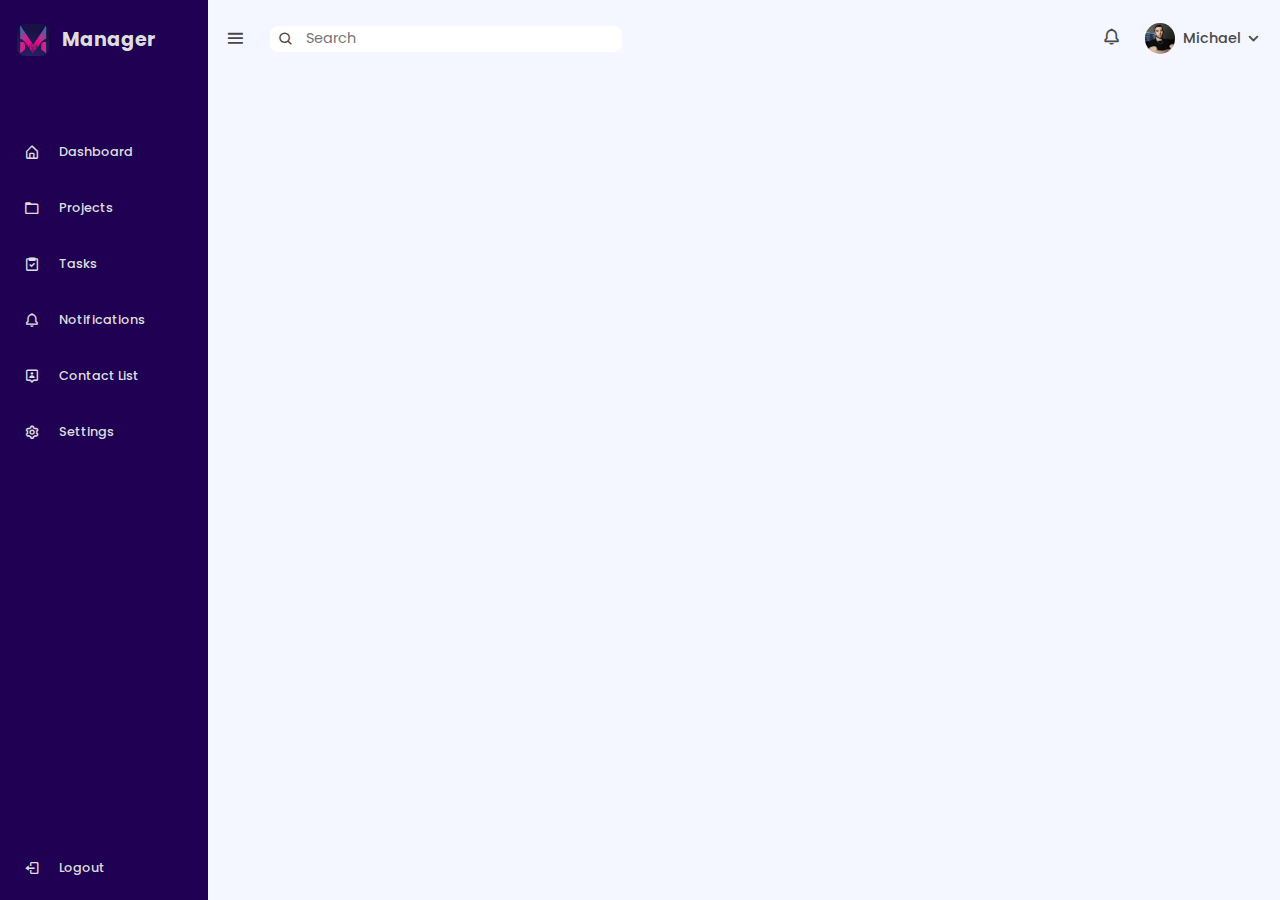
<file: index.html>
<!DOCTYPE html>
<html lang="en">

<head>
    <meta charset="UTF-8">
    <meta http-equiv="X-UA-Compatible" content="IE=edge">
    <meta name="viewport" content="width=device-width, initial-scale=1.0">
    <title>Task Management</title>

    <!---======== CSS ========--->
    <link rel="stylesheet" href="/css//normalize.css">
    <link rel="stylesheet" href="/css//styles.css">

    <!---======== boxicons CSS ========--->
    <link href='https://unpkg.com/boxicons@2.1.4/css/boxicons.min.css' rel='stylesheet'>

</head>

<body>
    <div class="container">
        <aside class="sidebar close">
            <div class="top-sidebar">
                <div class="logo-image-container">
                    <img class="logo-image-container__image" src="images/m-logo.png" alt="Website Logo">
                </div>
                <div class="logo-title">
                    <h1 class="logo-title__heading">Manager</h1>
                </div>
            </div>

            <div class="middle-sidebar">
                <nav class="sidebar-nav">
                    <ul class="nav-list">
                        <li class="nav-list__item">
                            <a href="#" class="nav-link">
                                <i class='bx bx-home-alt nav-icon'></i>
                                <span class="nav-list__text">Dashboard</span>
                            </a>
                        </li>
                        <li class="nav-list__item">
                            <a href="#" class="nav-link">
                                <i class='bx bx-folder nav-icon'></i>
                                <span class="nav-list__text">Projects</span>
                            </a>
                        </li>
                        <li class="nav-list__item">
                            <a href="#" class="nav-link">
                                <i class='bx bx-task nav-icon'></i>
                                <span class="nav-list__text">Tasks</span>
                            </a>
                        </li>
                        <li class="nav-list__item">
                            <a href="#" class="nav-link">
                                <i class='bx bx-bell nav-icon'></i>
                                <span class="nav-list__text">Notifications</span>
                            </a>
                        </li>
                        <li class="nav-list__item">
                            <a href="#" class="nav-link">
                                <i class='bx bx-user-pin nav-icon'></i>
                                <span class="nav-list__text">Contact List</span>
                            </a>
                        </li>
                        <li class="nav-list__item">
                            <a href="#" class="nav-link">
                                <i class='bx bx-cog nav-icon'></i>
                                <span class="nav-list__text">Settings</span>
                            </a>
                        </li>
                    </ul>
                </nav>
            </div>

            <div class="bottom-sidebar">
                <div class="logout">
                    <li class="nav-list__item">
                        <a href="#" class="nav-link">
                            <i class='bx bx-log-out nav-icon'></i>
                            <span class="logout__text">Logout</span>
                        </a>
                    </li>

                </div>
            </div>
        </aside>
        <div class="main-content">
            <header class="header">
                <div class="header-container">
                    <div class="left-header">
                        <div class="header__menu-icon">
                            <i class='bx bx-menu nav-icon menu-icon'></i>
                        </div>
                        <form class="header-form" action="">
                            <div class="header__input-box">
                                <button class="header__search-btn">
                                    <i class='bx bx-search search-icon'></i>
                                </button>
                                <input class="header__search-input" type="text" placeholder="Search">
                            </div>
                        </form>
                    </div>
                    <div class="right-header">
                        <div class="header__notif">
                            <a class="header__notif-link" href="#">
                                <i class='bx bx-bell header__notif-icon'></i>
                            </a>
                            <div class="header__notif-dropdown">
                                <div class="header__notif-dropdown-heading">
                                    <span class="header__notif-dropdown-title">Notifications</span>
                                    <a href="#" class="header__notif-dropdown-clear">Clear list</a>
                                </div>
                                <div class="header__notif-dropdown-items">
                                    <div class="header__notif-dropdown-item">
                                        <div class="header__notif-dropdown-item-imgcontainer">
                                            <img src="/images/avatar-2.jpg" alt="user profile picture"
                                                class="header__notif-dropdown-item-img">
                                        </div>
                                        <div class="header__notif-dropdown-item-content">
                                            <p class="header__notif-dropdown-item-text">Sarah sent you an invitation to Database Design Project</p>
                                            <p class="header__notif-dropdown-item-time"> 30 mins ago</p>
                                        </div>
                                    </div>
                                    <div class="header__notif-dropdown-item">
                                        <div class="header__notif-dropdown-item-imgcontainer">
                                            <img src="/images/avatar-2.jpg" alt="user profile picture"
                                                class="header__notif-dropdown-item-img">
                                        </div>
                                        <div class="header__notif-dropdown-item-content">
                                            <p class="header__notif-dropdown-item-text">Sarah sent you an invitation to Database Design Project</p>
                                            <p class="header__notif-dropdown-item-time"> 30 mins ago</p>
                                        </div>
                                    </div>
                                    <div class="header__notif-dropdown-item">
                                        <div class="header__notif-dropdown-item-imgcontainer">
                                            <img src="/images/avatar-2.jpg" alt="user profile picture"
                                                class="header__notif-dropdown-item-img">
                                        </div>
                                        <div class="header__notif-dropdown-item-content">
                                            <p class="header__notif-dropdown-item-text">Sarah sent you an invitation to Database Design Project</p>
                                            <p class="header__notif-dropdown-item-time"> 30 mins ago</p>
                                        </div>
                                    </div>
                                    <div class="header__notif-dropdown-item">
                                        <div class="header__notif-dropdown-item-imgcontainer">
                                            <img src="/images/avatar-2.jpg" alt="user profile picture"
                                                class="header__notif-dropdown-item-img">
                                        </div>
                                        <div class="header__notif-dropdown-item-content">
                                            <p class="header__notif-dropdown-item-text">Sarah sent you an invitation to Database Design Project</p>
                                            <p class="header__notif-dropdown-item-time"> 30 mins ago</p>
                                        </div>
                                    </div>
                                    <div class="header__notif-dropdown-item">
                                        <div class="header__notif-dropdown-item-imgcontainer">
                                            <img src="/images/avatar-2.jpg" alt="user profile picture"
                                                class="header__notif-dropdown-item-img">
                                        </div>
                                        <div class="header__notif-dropdown-item-content">
                                            <p class="header__notif-dropdown-item-text">Sarah sent you an invitation to Database Design Project</p>
                                            <p class="header__notif-dropdown-item-time"> 30 mins ago</p>
                                        </div>
                                    </div>
                                    
                                </div>
                            </div>
                        </div>
                        <div class="header__user">
                            <a class="header__user-link" href="#">
                                <div class="header__user-image-container">
                                    <img src="/images/Mike-avatar.png" alt="user profile picture"
                                        class="header__user-image">
                                </div>
                                <p class="header__user-name">Michael</p>
                                <i class='bx bx-chevron-down header__dropdown-icon'></i>
                            </a>
                            <div class="header__user-dropdown">
                                <div class="header__user-dropdown-status">
                                    <span class="header__user-dropdown-signin">Signed in as</span>
                                    <span class="header__user-dropdown-name">Michael Moulana</span>
                                </div>
                                <div class="header__user-dropdown-links">
                                    <a href="#" class="header__user-dropdown-link">
                                        <i class='bx bx-pencil'></i><span>Edit profile</span>
                                    </a>
                                </div>
                                <div class="header__user-dropdown-links">
                                    <a href="#" class="header__user-dropdown-link">
                                        <i class='bx bx-cog'></i>
                                        <span>Settings</span>
                                    </a>
                                </div>
                                <div class="header__user-dropdown-links">
                                    <a href="#" class="header__user-dropdown-link">
                                        <i class='bx bx-log-out'></i>
                                        <span class="">Logout</span>
                                    </a>
                                </div>
                            </div>
                        </div>
                    </div>
                </div>
            </header>

            <main class="main">
                <div class="main-container">
                    <!------- dashboard page ------->
                    
                </div>
                <!-- <div class="side-container">

                </div> -->
            </main>
        </div>
    </div>

    <script src="/js/app.js"></script>
</body>

</html>
</file>
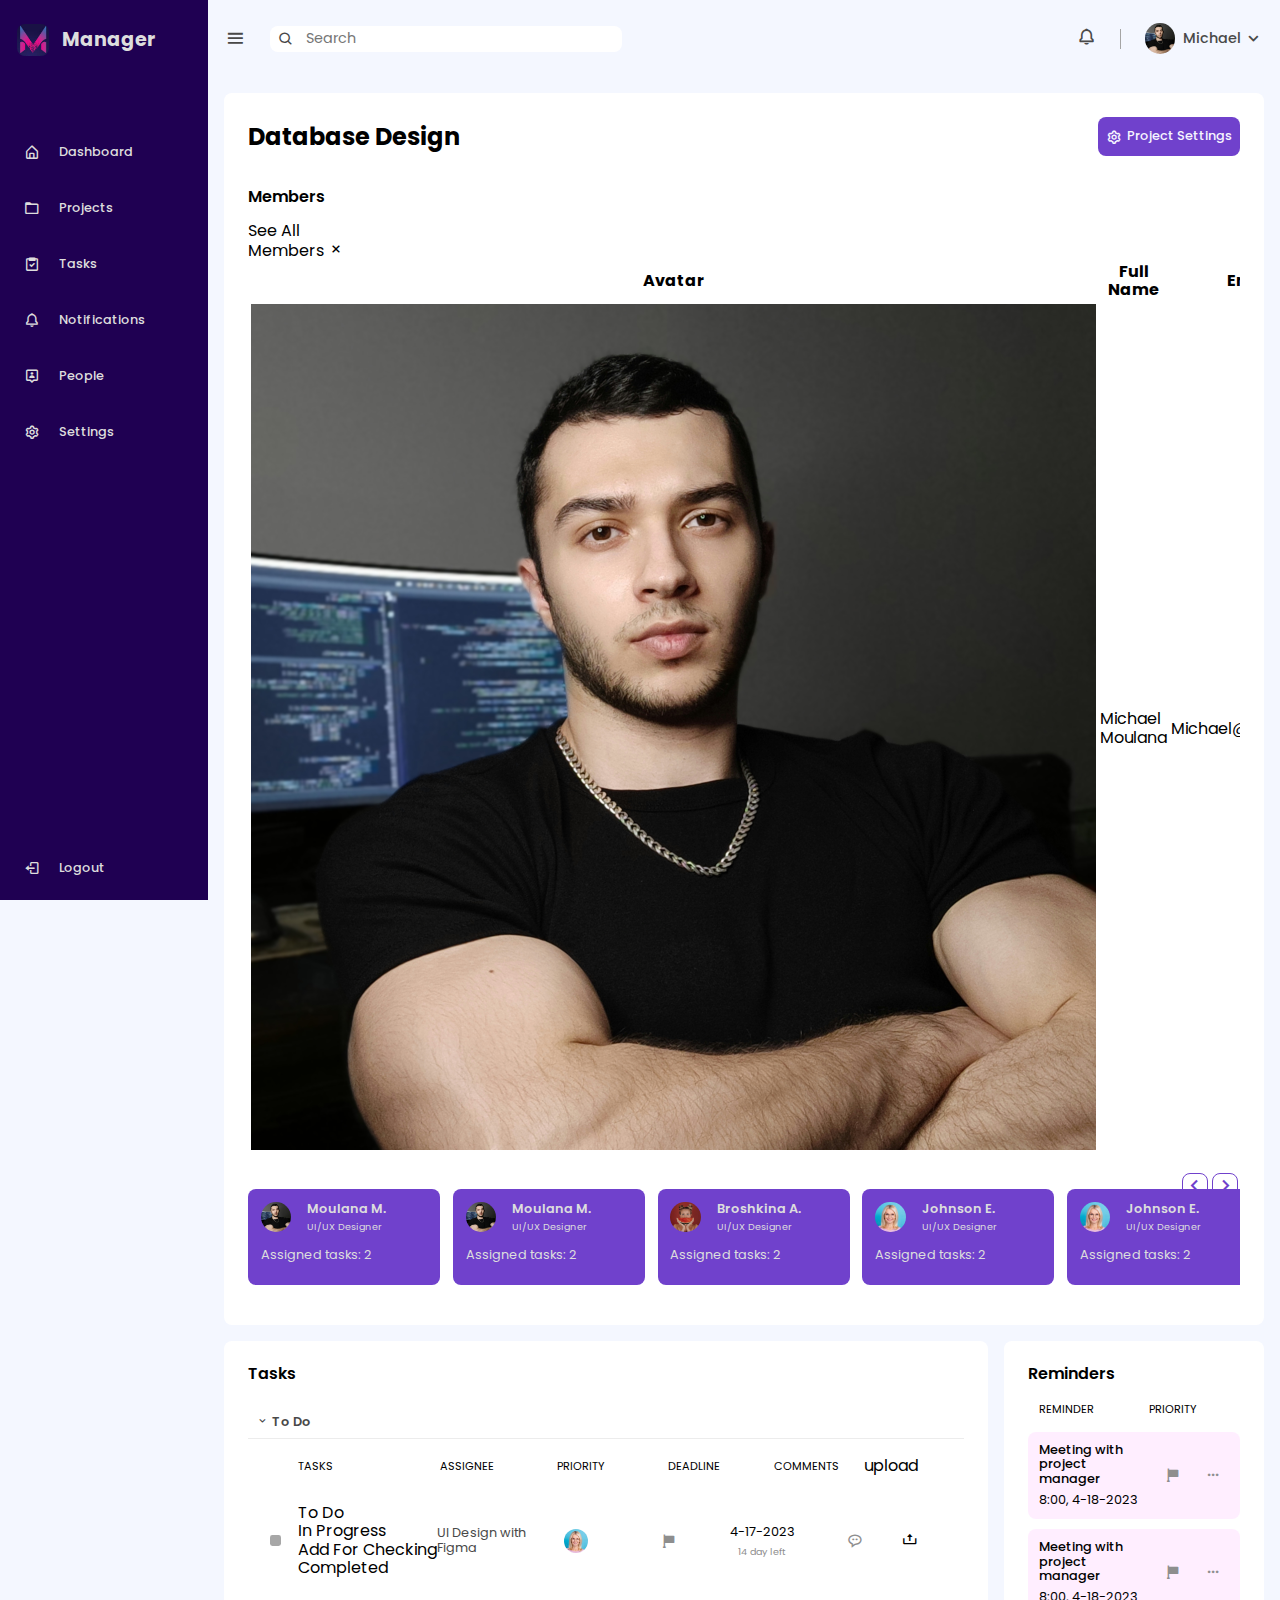
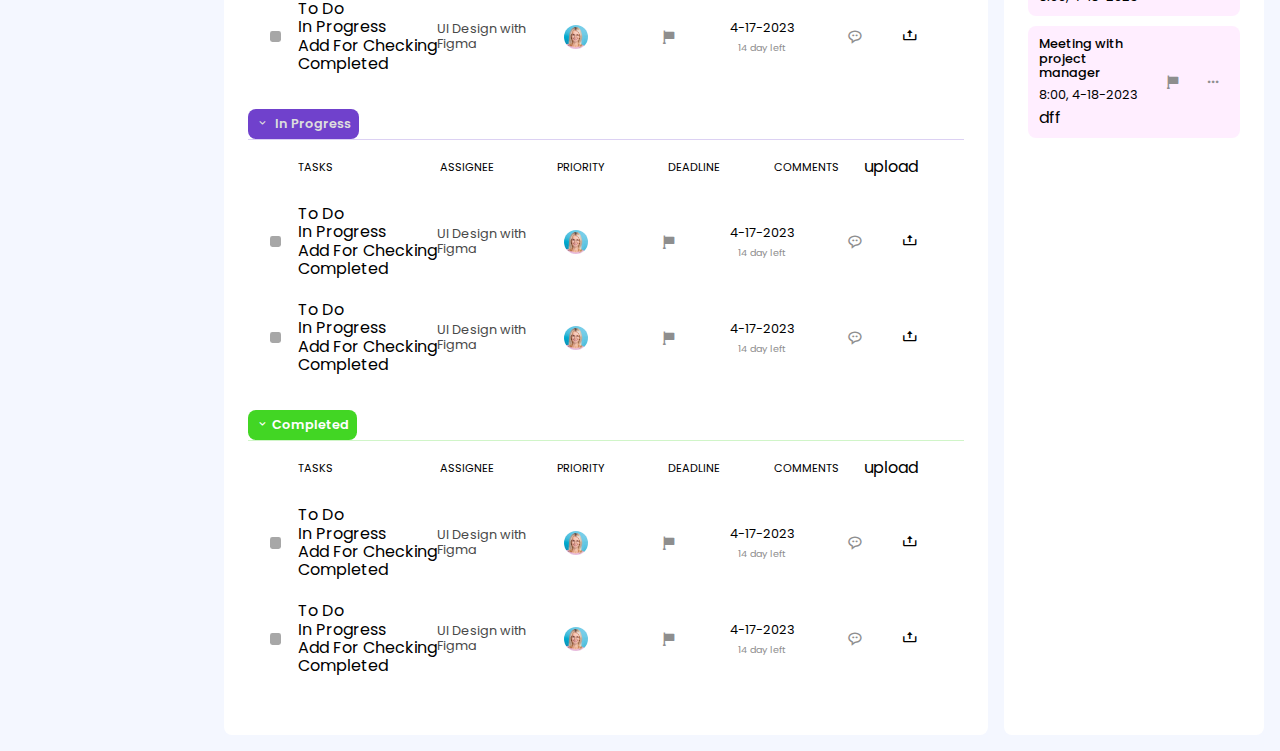
<file: project.html>
<!DOCTYPE html>
<html lang="en">

<head>
    <meta charset="UTF-8">
    <meta http-equiv="X-UA-Compatible" content="IE=edge">
    <meta name="viewport" content="width=device-width, initial-scale=1.0">
    <title>Task Management</title>

    <!---======== CSS ========--->
    <link rel="stylesheet" href="/css//normalize.css">
    <link rel="stylesheet" href="/css//styles.css">

    <!---======== boxicons CSS ========--->
    <link href='https://unpkg.com/boxicons@2.1.4/css/boxicons.min.css' rel='stylesheet'>
    <script src="https://code.jquery.com/jquery-3.6.2.min.js"
        integrity="sha256-2krYZKh//PcchRtd+H+VyyQoZ/e3EcrkxhM8ycwASPA=" crossorigin="anonymous"></script>

</head>

<body>
    <div class="container">
        <aside class="sidebar">
            <div class="top-sidebar">
                <div class="logo-image-container">
                    <img class="logo-image-container__image" src="images/m-logo.png" alt="Website Logo">
                </div>
                <div class="logo-title">
                    <h1 class="logo-title__heading">Manager</h1>
                </div>
            </div>

            <div class="middle-sidebar">
                <nav class="sidebar-nav">
                    <ul class="nav-list">
                        <li class="nav-list__item">
                            <a href="#" class="nav-link">
                                <i class='bx bx-home-alt nav-icon'></i>
                                <span class="nav-list__text">Dashboard</span>
                            </a>
                        </li>
                        <li class="nav-list__item">
                            <a href="projects.html" class="nav-link">
                                <i class='bx bx-folder nav-icon'></i>
                                <span class="nav-list__text">Projects</span>
                            </a>
                        </li>
                        <li class="nav-list__item">
                            <a href="#" class="nav-link">
                                <i class='bx bx-task nav-icon'></i>
                                <span class="nav-list__text">Tasks</span>
                            </a>
                        </li>
                        <li class="nav-list__item">
                            <a href="#" class="nav-link">
                                <i class='bx bx-bell nav-icon'></i>
                                <span class="nav-list__text">Notifications</span>
                            </a>
                        </li>
                        <li class="nav-list__item">
                            <a href="#" class="nav-link">
                                <i class='bx bx-user-pin nav-icon'></i>
                                <span class="nav-list__text">People</span>
                            </a>
                        </li>
                        <li class="nav-list__item">
                            <a href="#" class="nav-link">
                                <i class='bx bx-cog nav-icon'></i>
                                <span class="nav-list__text">Settings</span>
                            </a>
                        </li>
                    </ul>
                </nav>
            </div>

            <div class="bottom-sidebar">
                <div class="logout">
                    <li class="nav-list__item">
                        <a href="#" class="nav-link">
                            <i class='bx bx-log-out nav-icon'></i>
                            <span class="logout__text">Logout</span>
                        </a>
                    </li>

                </div>
            </div>
        </aside>
        <div class="main-content">
            <header class="header">
                <div class="header-container">
                    <div class="left-header">
                        <div class="header__menu-icon">
                            <i class='bx bx-menu nav-icon menu-icon'></i>
                        </div>
                        <form class="header-form" action="">
                            <div class="header__input-box">
                                <button class="header__search-btn">
                                    <i class='bx bx-search search-icon'></i>
                                </button>
                                <input class="header__search-input" type="text" placeholder="Search">
                            </div>
                        </form>
                    </div>
                    <div class="right-header">
                        <div class="header__notif">
                            <a class="header__notif-link" href="#">
                                <i class='bx bx-bell header__notif-icon'></i>
                            </a>
                            <div class="header__notif-dropdown">
                                <div class="header__notif-dropdown-heading">
                                    <span class="header__notif-dropdown-title">Notifications</span>
                                    <a href="#" class="header__notif-dropdown-clear">Clear list</a>
                                </div>
                                <div class="header__notif-dropdown-items">
                                    <div class="header__notif-dropdown-item">
                                        <div class="header__notif-dropdown-item-imgcontainer">
                                            <img src="/images/avatar-2.jpg" alt="user profile picture"
                                                class="header__notif-dropdown-item-img">
                                        </div>
                                        <div class="header__notif-dropdown-item-content">
                                            <p class="header__notif-dropdown-item-text">Sarah sent you an invitation to
                                                Database Design Project</p>
                                            <p class="header__notif-dropdown-item-time"> 30 mins ago</p>
                                        </div>
                                    </div>
                                    <div class="header__notif-dropdown-item">
                                        <div class="header__notif-dropdown-item-imgcontainer">
                                            <img src="/images/avatar-2.jpg" alt="user profile picture"
                                                class="header__notif-dropdown-item-img">
                                        </div>
                                        <div class="header__notif-dropdown-item-content">
                                            <p class="header__notif-dropdown-item-text">Sarah sent you an invitation to
                                                Database Design Project</p>
                                            <p class="header__notif-dropdown-item-time"> 30 mins ago</p>
                                        </div>
                                    </div>
                                    <div class="header__notif-dropdown-item">
                                        <div class="header__notif-dropdown-item-imgcontainer">
                                            <img src="/images/avatar-2.jpg" alt="user profile picture"
                                                class="header__notif-dropdown-item-img">
                                        </div>
                                        <div class="header__notif-dropdown-item-content">
                                            <p class="header__notif-dropdown-item-text">Sarah sent you an invitation to
                                                Database Design Project</p>
                                            <p class="header__notif-dropdown-item-time"> 30 mins ago</p>
                                        </div>
                                    </div>
                                    <div class="header__notif-dropdown-item">
                                        <div class="header__notif-dropdown-item-imgcontainer">
                                            <img src="/images/avatar-2.jpg" alt="user profile picture"
                                                class="header__notif-dropdown-item-img">
                                        </div>
                                        <div class="header__notif-dropdown-item-content">
                                            <p class="header__notif-dropdown-item-text">Sarah sent you an invitation to
                                                Database Design Project</p>
                                            <p class="header__notif-dropdown-item-time"> 30 mins ago</p>
                                        </div>
                                    </div>
                                    <div class="header__notif-dropdown-item">
                                        <div class="header__notif-dropdown-item-imgcontainer">
                                            <img src="/images/avatar-2.jpg" alt="user profile picture"
                                                class="header__notif-dropdown-item-img">
                                        </div>
                                        <div class="header__notif-dropdown-item-content">
                                            <p class="header__notif-dropdown-item-text">Sarah sent you an invitation to
                                                Database Design Project</p>
                                            <p class="header__notif-dropdown-item-time"> 30 mins ago</p>
                                        </div>
                                    </div>

                                </div>
                            </div>
                        </div>
                        <div class="header__icon-user-splitor"></div>
                        <div class="header__user">
                            <a class="header__user-link" href="#">
                                <div class="header__user-image-container">
                                    <img src="/images/Mike-avatar.png" alt="user profile picture"
                                        class="header__user-image">
                                </div>
                                <p class="header__user-name">Michael</p>
                                <i class='bx bx-chevron-down header__dropdown-icon'></i>
                            </a>
                            <div class="header__user-dropdown">
                                <div class="header__user-dropdown-status">
                                    <span class="header__user-dropdown-signin">Signed in as</span>
                                    <span class="header__user-dropdown-name">Michael Moulana</span>
                                </div>
                                <div class="header__user-dropdown-links">
                                    <a href="#" class="header__user-dropdown-link">
                                        <i class='bx bx-pencil'></i><span>Edit profile</span>
                                    </a>
                                </div>
                                <div class="header__user-dropdown-links">
                                    <a href="#" class="header__user-dropdown-link">
                                        <i class='bx bx-cog'></i>
                                        <span>Settings</span>
                                    </a>
                                </div>
                                <div class="header__user-dropdown-links">
                                    <a href="#" class="header__user-dropdown-link">
                                        <i class='bx bx-log-out'></i>
                                        <span class="">Logout</span>
                                    </a>
                                </div>
                            </div>
                        </div>
                    </div>
                </div>
            </header>

            <main class="main">
                <div class="main-container">
                    <!------- PROJECT PAGE ------->
                    <div class="project__details-members-container">
                        <div class="project__title-container">
                            <div class="project__heading">
                                <h2 class="project__heading-name">Database Design</h2>
                            </div>
                            <a class="project__edit-project" href="#"><i class='bx bx-cog'></i>Project Settings</a>
                        </div>

                        <div class="project__modal">
                            <div class="project__modal-content">
                                <div class="project__modal-flex-container">
                                    <span class="project__modal-heading">
                                        Project Settings
                                    </span>
                                    <i class='bx bx-x project__modal-close-icon'></i>
                                </div>
                                <form action="" method="POST" class="project__modal-form">

                                    <div class="project__modal-form-box-container">
                                        <label for="project-modal-form-name">Name</label>
                                        <input type="text" id="project-modal-form-name"
                                            class="project__modal-form-name">
                                    </div>

                                    <div class="project__modal-form-box-container">
                                        <label for="project-modal-form-description">Description</label>
                                        <textarea name="" id="project-modal-form-description" cols="30" rows="10"
                                            class="project__modal-form-description"></textarea>
                                    </div>

                                    <div class="project__modal-form-box-container">
                                        <label for="project-modal-form-description">Client/Organization</label>
                                        <input type="text" id="project-modal-form-description"
                                            class="project__modal-form-description">
                                    </div>

                                    <div class="project__modal-form-box-container">
                                        <label for="project-modal-form-category">Category</label>
                                        <select name="" id="project-modal-form-category"
                                            class="project__modal-form-category">
                                            <option value="">Select</option>
                                            <option value="Software Development">Software Development</option>
                                            <option value="UI/UX Design">UI/UX Design</option>
                                            <option value="Advertisement">Advertisement</option>
                                        </select>
                                    </div>

                                    <div class="project__modal-form-box-container">
                                        <label for="project-modal-form-description">Start Date</label>
                                        <input type="date" id="project-modal-form-description"
                                            class="project__modal-form-description">
                                        <label for="project-modal-form-description">Due Date</label>
                                        <input type="date" id="project-modal-form-description"
                                            class="project__modal-form-description">
                                    </div>

                                    <div class="project__modal-form-box-container">
                                        <a href="#" class="project__modal-form-cancel-link">cancel</a>
                                        <button type="submit" id="project-modal-form-btn">Create</button>
                                    </div>
                                </form>
                            </div>
                        </div>

                        <!-------------- MEMBERS -------------->
                        <div class="project__members">
                            <div class="project__members_heading-wrapper">
                                <div class="project__members-title">
                                    <p class="project__members-title-heading">Members</p>
                                </div>
                                <div class="project__members_btn-wrapaper">
                                    <span class="project__members-seeall">See All</span>
                                    <!-- modal box for all members -->
                                    <div class="project__member-modal">
                                        <div class="project__member-modal-content">
                                            <div class="project__member-modal-flex-container">
                                                <span class="project__member-modal-heading">
                                                    Members
                                                </span>
                                                <i class='bx bx-x project__member-modal-close-icon'></i>
                                            </div>
                                            <div class="project__member-modal_addmember">
                                                <a href="" class="project__member-modal_addmember-link">

                                                </a>
                                            </div>
                                            <div class="project__member-modal_members">


                                                <table class="project__member-modal_members">
                                                    <thead>
                                                        <tr>
                                                            <th>Avatar</th>
                                                            <th>Full Name</th>
                                                            <th>Email</th>
                                                            <th>Assigned Tasks</th>
                                                            <th>Control</th>
                                                        </tr>
                                                    </thead>

                                                    <tbody>
                                                        <tr class="project__member-modal_member">
                                                            <td class="project__member-modal_member-avatar"><img
                                                                    src="/images/Mike-avatar.png"
                                                                    alt="user profile picture"
                                                                    class="project__member-modal_member-img"></td>
                                                            <td class="project__member-modal_member-text">Michael
                                                                Moulana</td>
                                                            <td class="project__member-modal_member-text">
                                                                Michael@gmail.com</td>
                                                            <td class="project__member-modal_member-text">120</td>
                                                            <td class="project__member-modal_member-text">
                                                                <a href=""
                                                                    class="project__member-modal_member-link">Remove</a>
                                                            </td>

                                                </table>

                                            </div>
                                        </div>
                                    </div>

                                    <div class="project__members-buttons">
                                        <div href="" class="project__member-more-prev">
                                            <i class='bx bx-chevron-left project__member-more-icon'></i>
                                        </div>
                                        <div href="" class="project__member-more-next">
                                            <i class='bx bx-chevron-right project__member-more-icon'></i>
                                        </div>
                                    </div>
                                </div>
                            </div>
                            <div class="project__members-flex-container">
                                <div class="project__member-outer-slider">
                                    <div class="project__members-slider">
                                        <div class="project__member">
                                            <div class="project__member-bio">
                                                <div class="project__member-avatar-container">
                                                    <img src="/images/Mike-avatar.png" alt="user profile picture"
                                                        class="project__member-avatar-img">
                                                </div>
                                                <div class="project__member-texts">
                                                    <p class="project__member-name">Moulana M.</p>
                                                    <p class="project__member-profession">UI/UX Designer</p>
                                                </div>
                                            </div>
                                            <p class="project__member-assigned-tasks">Assigned tasks: 2</p>
                                        </div>
                                        <div class="project__member">
                                            <div class="project__member-bio">
                                                <div class="project__member-avatar-container">
                                                    <img src="/images/Mike-avatar.png" alt="user profile picture"
                                                        class="project__member-avatar-img">
                                                </div>
                                                <div class="project__member-texts">
                                                    <p class="project__member-name">Moulana M.</p>
                                                    <p class="project__member-profession">UI/UX Designer</p>
                                                </div>
                                            </div>
                                            <p class="project__member-assigned-tasks">Assigned tasks: 2</p>
                                        </div>
                                        <div class="project__member">
                                            <div class="project__member-bio">
                                                <div class="project__member-avatar-container">
                                                    <img src="/images/avatar-2.jpg" alt="user profile picture"
                                                        class="project__member-avatar-img">
                                                </div>
                                                <div class="project__member-texts">
                                                    <p class="project__member-name">Broshkina A.</p>
                                                    <p class="project__member-profession">UI/UX Designer</p>
                                                </div>
                                            </div>
                                            <p class="project__member-assigned-tasks">Assigned tasks: 2</p>
                                        </div>
                                        <div class="project__member">
                                            <div class="project__member-bio">
                                                <div class="project__member-avatar-container">
                                                    <img src="/images/avatar-3.png" alt="user profile picture"
                                                        class="project__member-avatar-img">
                                                </div>
                                                <div class="project__member-texts">
                                                    <p class="project__member-name">Johnson E.</p>
                                                    <p class="project__member-profession">UI/UX Designer</p>
                                                </div>
                                            </div>
                                            <p class="project__member-assigned-tasks">Assigned tasks: 2</p>
                                        </div>
                                        <div class="project__member">
                                            <div class="project__member-bio">
                                                <div class="project__member-avatar-container">
                                                    <img src="/images/avatar-3.png" alt="user profile picture"
                                                        class="project__member-avatar-img">
                                                </div>
                                                <div class="project__member-texts">
                                                    <p class="project__member-name">Johnson E.</p>
                                                    <p class="project__member-profession">UI/UX Designer</p>
                                                </div>
                                            </div>
                                            <p class="project__member-assigned-tasks">Assigned tasks: 2</p>
                                        </div>
                                        <div class="project__member">
                                            <div class="project__member-bio">
                                                <div class="project__member-avatar-container">
                                                    <img src="/images/avatar-3.png" alt="user profile picture"
                                                        class="project__member-avatar-img">
                                                </div>
                                                <div class="project__member-texts">
                                                    <p class="project__member-name">Johnson E.</p>
                                                    <p class="project__member-profession">UI/UX Designer</p>
                                                </div>
                                            </div>
                                            <p class="project__member-assigned-tasks">Assigned tasks: 2</p>
                                        </div>
                                        <div class="project__member">
                                            <div class="project__member-bio">
                                                <div class="project__member-avatar-container">
                                                    <img src="/images/avatar-3.png" alt="user profile picture"
                                                        class="project__member-avatar-img">
                                                </div>
                                                <div class="project__member-texts">
                                                    <p class="project__member-name">Johnson E.</p>
                                                    <p class="project__member-profession">UI/UX Designer</p>
                                                </div>
                                            </div>
                                            <p class="project__member-assigned-tasks">Assigned tasks: 2</p>
                                        </div>
                                        <div class="project__member">
                                            <div class="project__member-bio">
                                                <div class="project__member-avatar-container">
                                                    <img src="/images/avatar-3.png" alt="user profile picture"
                                                        class="project__member-avatar-img">
                                                </div>
                                                <div class="project__member-texts">
                                                    <p class="project__member-name">Johnson E.</p>
                                                    <p class="project__member-profession">UI/UX Designer</p>
                                                </div>
                                            </div>
                                            <p class="project__member-assigned-tasks">Assigned tasks: 2</p>
                                        </div>
                                        <div class="project__member">
                                            <div class="project__member-bio">
                                                <div class="project__member-avatar-container">
                                                    <img src="/images/avatar-3.png" alt="user profile picture"
                                                        class="project__member-avatar-img">
                                                </div>
                                                <div class="project__member-texts">
                                                    <p class="project__member-name">Johnson E.</p>
                                                    <p class="project__member-profession">UI/UX Designer</p>
                                                </div>
                                            </div>
                                            <p class="project__member-assigned-tasks">Assigned tasks: 2</p>
                                        </div>
                                    </div>
                                </div>
                            </div>
                        </div>
                    </div>

                    <!-------------- EVENTS-------------->
                    <div class="project__events">
                        <!-------------- TASKS-------------->
                        <div class="project__tasks">
                            <div class="project__tasks-title">Tasks</div>
                            <div class="project__tasks-tables">
                                <div class="project__tasks-statuses" id="project__tasks-statuses-todo">
                                    <a href="#" class="project__tasks-statuses-link"
                                        id="project__tasks-statuses-link-todo"><i
                                            class='bx bx-chevron-down project__tasks-statuses-link_icon'
                                            id="project__tasks-statuses_icon-todo"></i>To Do</a>
                                </div>
                                <div class="project__tasks-table" id="to_do_content">
                                    <div class="project__tasks-row_headings">
                                        <div class="project__tasks-status">
                                            <div class="project__tasks-heading__box">
                                            </div>
                                        </div>
                                        <div class="project__tasks-name">
                                            <p class="project__tasks-heading__name">Tasks</p>
                                        </div>
                                        <div class="project__tasks-assignee">
                                            <p class="project__tasks-heading__assigned">assignee</p>
                                        </div>
                                        <div class="project__tasks-priority">
                                            <p class="project__tasks-heading__priority">priority</p>
                                        </div>
                                        <div class="project__tasks-deadline">
                                            <p class="project__tasks-heading__deadline">deadline</p>
                                        </div>
                                        <div class="project__tasks-comments">
                                            <p class="project__tasks-heading__comments">comments</p>
                                        </div>
                                        <div class="project__tasks-upload">
                                            <p class="project__tasks-heading__attach">upload</p>
                                        </div>
                                        <div class="project__tasks-settings">
                                        </div>
                                    </div>



                                    <!-- <div class="project__tasks-row">
                                        <div class="project__tasks-status">
                                            <div class="project__tasks-status_box-outer">
                                                <div class="project__tasks-status_box-inner">
                                                </div>
                                            </div>
                                          
                                            <div class="project-task-modal">
                                                <div class="project-task-modal__content">
                                                  
                                                    <div class="project-task-modal__item-wrapper" id="task-modal-todo">
                                                        <div class="project-task-modal__box"></div>
                                                        <span class="project-task-modal__text">To Do</span>
                                                    </div>
                                                    <div class="project-task-modal__item-wrapper"
                                                        id="task-modal-progress">
                                                        <div class="project-task-modal__box"></div>
                                                        <span class="project-task-modal__text">In Progress</span>
                                                    </div>
                                                    <div class="project-task-modal__item-wrapper" id="task-modal-check">
                                                        <div class="project-task-modal__box"></div>
                                                        <span class="project-task-modal__text">Add For Checking</span>
                                                    </div>
                                                    <div class="project-task-modal__item-wrapper"
                                                        id="task-modal-completed">
                                                        <div class="project-task-modal__box"></div>
                                                        <span class="project-task-modal__text">Completed</span>
                                                    </div>
                                                </div>
                                            </div>

                                        </div>
                                        <div class="project__tasks-name">
                                            <a href="project.html" class="project__tasks-name-link">
                                                UI Design with Figma
                                            </a>
                                        </div>
                                        <div class="project__tasks-assignee">
                                            <div class="project__tasks-asignee-container">
                                                <img src="/images/avatar-3.png" alt="user profile picture"
                                                    class="project__tasks-asignee-container-img">
                                            </div>
                                        </div>
                                        <div class="project__tasks-priority">
                                            <i class='bx bxs-flag project__tasks-priority-icon'></i>
                                        </div>
                                        <div class="project__tasks-deadline">
                                            <p class="project__tasks-deadline__text">4-17-2023</p>
                                            <p class="project__tasks-deadline__days">14 day left</p>
                                        </div>
                                        <div class="project__tasks-comments">
                                            <i class='bx bx-message-rounded-dots project__tasks-comments-icon'></i>
                                        </div>
                                        <div class="project__tasks-upload">
                                            <i class='bx bx-upload project__tasks-upload-icon'></i>
                                        </div>
                                        <div class="project__tasks-settings">
                                            <i class='bx bx-dots-horizontal-rounded project__tasks-settings-icon'></i>
                                        </div>
                                    </div> -->



                                </div>
                            </div>




                            <div class="project__tasks-tables">
                                <div class="project__tasks-statuses" id="project__tasks-statuses-inprogress">
                                    <a href="#" class="project__tasks-statuses-link"
                                        id="project__tasks-statuses-link-inprogress">
                                        <i class='bx bx-chevron-down project__tasks-statuses-link_icon'
                                            id="project__tasks-statuses_icon-inprogress"></i>
                                        In Progress
                                    </a>
                                </div>
                                <div class="project__tasks-table">
                                    <div class="project__tasks-row_headings">
                                        <div class="project__tasks-status">
                                            <div class="project__tasks-heading__box">
                                            </div>
                                        </div>
                                        <div class="project__tasks-name">
                                            <p class="project__tasks-heading__name">Tasks</p>
                                        </div>
                                        <div class="project__tasks-assignee">
                                            <p class="project__tasks-heading__assigned">assignee</p>
                                        </div>
                                        <div class="project__tasks-priority">
                                            <p class="project__tasks-heading__priority">priority</p>
                                        </div>
                                        <div class="project__tasks-deadline">
                                            <p class="project__tasks-heading__deadline">deadline</p>
                                        </div>
                                        <div class="project__tasks-comments">
                                            <p class="project__tasks-heading__comments">comments</p>
                                        </div>
                                        <div class="project__tasks-upload">
                                            <p class="project__tasks-heading__attach">upload</p>
                                        </div>
                                        <div class="project__tasks-settings">
                                        </div>
                                    </div>
                                    <div id="in_progress"></div>



                                </div>
                            </div>





                            <div class="project__tasks-tables">
                                <div class="project__tasks-statuses" id="project__tasks-statuses-completed">
                                    <a href="#" class="project__tasks-statuses-link"
                                        id="project__tasks-statuses-link-completed"><i
                                            class='bx bx-chevron-down project__tasks-statuses-link_icon'
                                            id="project__tasks-statuses_icon-completed"></i>Completed</a>
                                </div>
                                <div class="project__tasks-table">
                                    <div class="project__tasks-row_headings">
                                        <div class="project__tasks-status">
                                            <div class="project__tasks-heading__box">
                                            </div>
                                        </div>
                                        <div class="project__tasks-name">
                                            <p class="project__tasks-heading__name">Tasks</p>
                                        </div>
                                        <div class="project__tasks-assignee">
                                            <p class="project__tasks-heading__assigned">assignee</p>
                                        </div>
                                        <div class="project__tasks-priority">
                                            <p class="project__tasks-heading__priority">priority</p>
                                        </div>
                                        <div class="project__tasks-deadline">
                                            <p class="project__tasks-heading__deadline">deadline</p>
                                        </div>
                                        <div class="project__tasks-comments">
                                            <p class="project__tasks-heading__comments">comments</p>
                                        </div>
                                        <div class="project__tasks-upload">
                                            <p class="project__tasks-heading__attach">upload</p>
                                        </div>
                                        <div class="project__tasks-settings">
                                        </div>
                                    </div>
                                    <div id="completed"></div>
                                </div>
                            </div>

                        </div>

                        <!-------------- REMINDERS-------------->
                        <div class="project__reminders">
                            <div class="project__reminders-title">Reminders</div>
                            <div class="project__reminders-container">
                                <div class="project__reminders-headings">
                                    <div class="project__reminders-name">
                                        <p class="project__reminders-heading_name">
                                            reminder
                                        </p>
                                    </div>
                                    <div class="project__reminders-priority">
                                        <p class="project__reminders-heading_priority">
                                            priority
                                        </p>
                                    </div>
                                    <div class="project__reminders-reminder-settings">

                                    </div>
                                </div>
                                <div class="project__reminders-reminder">
                                    <div class="project__reminders-reminder_details">
                                        <p class="project__reminders-reminder_name">Meeting with project manager</p>
                                        <p class="project__reminders-reminder_date">8:00, 4-18-2023</p>
                                    </div>
                                    <div class="project__reminders-reminder_priority">
                                        <i class='bx bxs-flag project__tasks-priority-icon'></i>
                                    </div>
                                    <div class="project__reminders-reminder-settings">
                                        <i
                                            class='bx bx-dots-horizontal-rounded project__reminders-reminder-settings_icon'></i>
                                    </div>
                                </div>
                                <div class="project__reminders-reminder">
                                    <div class="project__reminders-reminder_details">
                                        <p class="project__reminders-reminder_name">Meeting with project manager</p>
                                        <p class="project__reminders-reminder_date">8:00, 4-18-2023</p>
                                    </div>
                                    <div class="project__reminders-reminder_priority">
                                        <i class='bx bxs-flag project__tasks-priority-icon'></i>
                                    </div>
                                    <div class="project__reminders-reminder-settings">
                                        <i
                                            class='bx bx-dots-horizontal-rounded project__reminders-reminder-settings_icon'></i>
                                    </div>
                                </div>
                                <div class="project__reminders-reminder">
                                    <div class="project__reminders-reminder_details">
                                        <p class="project__reminders-reminder_name">Meeting with project manager</p>
                                        <p class="project__reminders-reminder_date">8:00, 4-18-2023</p>dff
                                    </div>
                                    <div class="project__reminders-reminder_priority">
                                        <i class='bx bxs-flag project__tasks-priority-icon'></i>
                                    </div>
                                    <div class="project__reminders-reminder-settings">
                                        <i
                                            class='bx bx-dots-horizontal-rounded project__reminders-reminder-settings_icon'></i>
                                    </div>
                                </div>
                            </div>
                        </div>
                    </div>

                </div>

            </main>
        </div>
    </div>

    <script src="/js/project.js"></script>
    <script src="/js/new_project.js"></script>
    <script src="/js/app.js"></script>
</body>

</html>
</file>
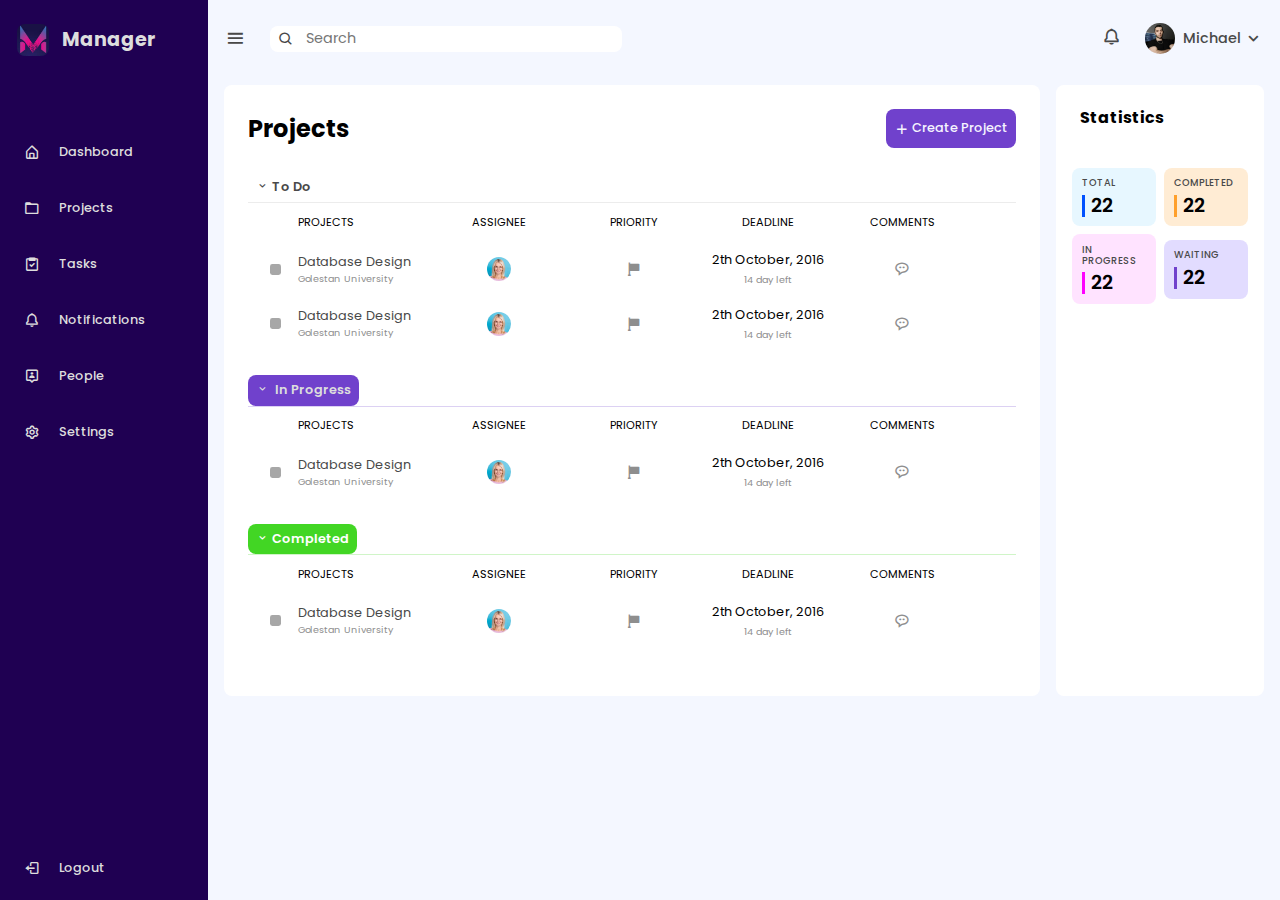
<file: projects.html>
<!DOCTYPE html>
<html lang="en">

<head>
    <meta charset="UTF-8">
    <meta http-equiv="X-UA-Compatible" content="IE=edge">
    <meta name="viewport" content="width=device-width, initial-scale=1.0">
    <title>Task Management</title>

    <!---======== CSS ========--->
    <link rel="stylesheet" href="/css//normalize.css">
    <link rel="stylesheet" href="/css//styles.css">

    <!---======== boxicons CSS ========--->
    <link href='https://unpkg.com/boxicons@2.1.4/css/boxicons.min.css' rel='stylesheet'>

</head>

<body>
    <div class="container">
        <aside class="sidebar close">
            <div class="top-sidebar">
                <div class="logo-image-container">
                    <img class="logo-image-container__image" src="images/m-logo.png" alt="Website Logo">
                </div>
                <div class="logo-title">
                    <h1 class="logo-title__heading">Manager</h1>
                </div>
            </div>

            <div class="middle-sidebar">
                <nav class="sidebar-nav">
                    <ul class="nav-list">
                        <li class="nav-list__item">
                            <a href="#" class="nav-link">
                                <i class='bx bx-home-alt nav-icon'></i>
                                <span class="nav-list__text">Dashboard</span>
                            </a>
                        </li>
                        <li class="nav-list__item">
                            <a href="projects.html" class="nav-link">
                                <i class='bx bx-folder nav-icon'></i>
                                <span class="nav-list__text">Projects</span>
                            </a>
                        </li>
                        <li class="nav-list__item">
                            <a href="#" class="nav-link">
                                <i class='bx bx-task nav-icon'></i>
                                <span class="nav-list__text">Tasks</span>
                            </a>
                        </li>
                        <li class="nav-list__item">
                            <a href="#" class="nav-link">
                                <i class='bx bx-bell nav-icon'></i>
                                <span class="nav-list__text">Notifications</span>
                            </a>
                        </li>
                        <li class="nav-list__item">
                            <a href="#" class="nav-link">
                                <i class='bx bx-user-pin nav-icon'></i>
                                <span class="nav-list__text">People</span>
                            </a>
                        </li>
                        <li class="nav-list__item">
                            <a href="#" class="nav-link">
                                <i class='bx bx-cog nav-icon'></i>
                                <span class="nav-list__text">Settings</span>
                            </a>
                        </li>
                    </ul>
                </nav>
            </div>

            <div class="bottom-sidebar">
                <div class="logout">
                    <li class="nav-list__item">
                        <a href="#" class="nav-link">
                            <i class='bx bx-log-out nav-icon'></i>
                            <span class="logout__text">Logout</span>
                        </a>
                    </li>

                </div>
            </div>
        </aside>
        <div class="main-content">
            <header class="header">
                <div class="header-container">
                    <div class="left-header">
                        <div class="header__menu-icon">
                            <i class='bx bx-menu nav-icon menu-icon'></i>
                        </div>
                        <form class="header-form" action="">
                            <div class="header__input-box">
                                <button class="header__search-btn">
                                    <i class='bx bx-search search-icon'></i>
                                </button>
                                <input class="header__search-input" type="text" placeholder="Search">
                            </div>
                        </form>
                    </div>
                    <div class="right-header">
                        <div class="header__notif">
                            <a class="header__notif-link" href="#">
                                <i class='bx bx-bell header__notif-icon'></i>
                            </a>
                            <div class="header__notif-dropdown">
                                <div class="header__notif-dropdown-heading">
                                    <span class="header__notif-dropdown-title">Notifications</span>
                                    <a href="#" class="header__notif-dropdown-clear">Clear list</a>
                                </div>
                                <div class="header__notif-dropdown-items">
                                    <div class="header__notif-dropdown-item">
                                        <div class="header__notif-dropdown-item-imgcontainer">
                                            <img src="/images/avatar-2.jpg" alt="user profile picture"
                                                class="header__notif-dropdown-item-img">
                                        </div>
                                        <div class="header__notif-dropdown-item-content">
                                            <p class="header__notif-dropdown-item-text">Sarah sent you an invitation to Database Design Project</p>
                                            <p class="header__notif-dropdown-item-time"> 30 mins ago</p>
                                        </div>
                                    </div>
                                    <div class="header__notif-dropdown-item">
                                        <div class="header__notif-dropdown-item-imgcontainer">
                                            <img src="/images/avatar-2.jpg" alt="user profile picture"
                                                class="header__notif-dropdown-item-img">
                                        </div>
                                        <div class="header__notif-dropdown-item-content">
                                            <p class="header__notif-dropdown-item-text">Sarah sent you an invitation to Database Design Project</p>
                                            <p class="header__notif-dropdown-item-time"> 30 mins ago</p>
                                        </div>
                                    </div>
                                    <div class="header__notif-dropdown-item">
                                        <div class="header__notif-dropdown-item-imgcontainer">
                                            <img src="/images/avatar-2.jpg" alt="user profile picture"
                                                class="header__notif-dropdown-item-img">
                                        </div>
                                        <div class="header__notif-dropdown-item-content">
                                            <p class="header__notif-dropdown-item-text">Sarah sent you an invitation to Database Design Project</p>
                                            <p class="header__notif-dropdown-item-time"> 30 mins ago</p>
                                        </div>
                                    </div>
                                    <div class="header__notif-dropdown-item">
                                        <div class="header__notif-dropdown-item-imgcontainer">
                                            <img src="/images/avatar-2.jpg" alt="user profile picture"
                                                class="header__notif-dropdown-item-img">
                                        </div>
                                        <div class="header__notif-dropdown-item-content">
                                            <p class="header__notif-dropdown-item-text">Sarah sent you an invitation to Database Design Project</p>
                                            <p class="header__notif-dropdown-item-time"> 30 mins ago</p>
                                        </div>
                                    </div>
                                    <div class="header__notif-dropdown-item">
                                        <div class="header__notif-dropdown-item-imgcontainer">
                                            <img src="/images/avatar-2.jpg" alt="user profile picture"
                                                class="header__notif-dropdown-item-img">
                                        </div>
                                        <div class="header__notif-dropdown-item-content">
                                            <p class="header__notif-dropdown-item-text">Sarah sent you an invitation to Database Design Project</p>
                                            <p class="header__notif-dropdown-item-time"> 30 mins ago</p>
                                        </div>
                                    </div>
                                    
                                </div>
                            </div>
                        </div>
                        <div class="header__user">
                            <a class="header__user-link" href="#">
                                <div class="header__user-image-container">
                                    <img src="/images/Mike-avatar.png" alt="user profile picture"
                                        class="header__user-image">
                                </div>
                                <p class="header__user-name">Michael</p>
                                <i class='bx bx-chevron-down header__dropdown-icon'></i>
                            </a>
                            <div class="header__user-dropdown">
                                <div class="header__user-dropdown-status">
                                    <span class="header__user-dropdown-signin">Signed in as</span>
                                    <span class="header__user-dropdown-name">Michael Moulana</span>
                                </div>
                                <div class="header__user-dropdown-links">
                                    <a href="#" class="header__user-dropdown-link">
                                        <i class='bx bx-pencil'></i><span>Edit profile</span>
                                    </a>
                                </div>
                                <div class="header__user-dropdown-links">
                                    <a href="#" class="header__user-dropdown-link">
                                        <i class='bx bx-cog'></i>
                                        <span>Settings</span>
                                    </a>
                                </div>
                                <div class="header__user-dropdown-links">
                                    <a href="#" class="header__user-dropdown-link">
                                        <i class='bx bx-log-out'></i>
                                        <span class="">Logout</span>
                                    </a>
                                </div>
                            </div>
                        </div>
                    </div>
                </div>
            </header>

            <main class="main">
                <div class="main-container">
                    <!------- projects page ------->
                    <div class="projects__main-side_flex-container">
                        <div class="projects__main-container">
                            <div class="projects__headings">
                                <h2 class="projects__title">Projects</h2>
                                <a class="projects__create-project" href="#"><i class='bx bx-plus'></i>Create Project</a>
                                <!-- the modal -->
                                <div class="projects__modal">
                                    <div class="projects__modal-content">
                                        <div class="projects__modal-flex-container">
                                            <span class="projects__modal-heading">
                                                Creating new project
                                            </span>
                                            <i class='bx bx-x projects__modal-close-icon'></i>
                                        </div>
                                        <form action="" method="POST" class="projects__modal-form">
                                            <div class="projects__modal-form-box-container">
                                                <label for="projects-modal-form-name">Name</label>
                                                <input type="text" id="projects-modal-form-name"
                                                    class="projects__modal-form-name">
                                            </div>
        
                                            <div class="projects__modal-form-box-container">
                                                <label for="projects-modal-form-description">Description</label>
                                                <textarea name="" id="projects-modal-form-description" cols="30" rows="10"
                                                    class="projects__modal-form-description"></textarea>
                                            </div>
        
                                            <div class="projects__modal-form-box-container">
                                                <label for="projects-modal-form-description">Client/Organization</label>
                                                <input type="text" id="projects-modal-form-description"
                                                    class="projects__modal-form-description">
                                            </div>
        
                                            <div class="projects__modal-form-box-container">
                                                <label for="projects-modal-form-category">Category</label>
                                                <select name="" id="projects-modal-form-category"
                                                    class="projects__modal-form-category">
                                                    <option value="">Select</option>
                                                    <option value="Software Development">Software Development</option>
                                                    <option value="UI/UX Design">UI/UX Design</option>
                                                    <option value="Advertisement">Advertisement</option>
                                                </select>
                                            </div>
        
                                            <div class="projects__modal-form-box-container">
                                                <a href="#" class="projects__modal-form-cancel-link">cancel</a>
                                                <button type="submit" id="projects-modal-form-btn">Create</button>
                                            </div>
                                        </form>
                                    </div>
                                </div>
                            </div>
                        
    
                            <div class="projects__container">
                                <div class="projects__project-tables">
                                    <div class="projects__project-statuses" id="projects__project-statuses-todo">
                                        <a href="#" class="projects__project-statuses-link"
                                            id="projects__project-statuses-link-todo"><i
                                                class='bx bx-chevron-down projects__project-statuses-link_icon'
                                                id="projects__project-statuses_icon-todo"></i>To Do</a>
                                    </div>
                                    <div class="projects__project-table">
                                        <div class="projects__project-row_headings">
                                            <div class="projects__project-status">
                                                <div class="projects__project-heading__box">
                                                </div>
                                            </div>
                                            <div class="projects__project-name">
                                                <p class="projects__project-heading__name">projects</p>
                                            </div>
                                            <div class="projects__project-assignee">
                                                <p class="projects__project-heading__assigned">assignee</p>
                                            </div>
                                            <div class="projects__project-priority">
                                                <p class="projects__project-heading__priority">priority</p>
                                            </div>
                                            <div class="projects__project-deadline">
                                                <p class="projects__project-heading__deadline">deadline</p>
                                            </div>
                                            <div class="projects__project-comments">
                                                <p class="projects__project-heading__comments">comments</p>
                                            </div>
                                            <div class="projects__project-settings">
                                            </div>
                                        </div>
                                        <div class="projects__project-row">
                                            <div class="projects__project-status">
                                                <div class="projects__project-status_box-outer">
                                                    <div class="projects__project-status_box-inner">
                                                    </div>
                                                </div>
                                            </div>
                                            <div class="projects__project-name">
                                                <a href="project.html" class="projects__project-name-link">
                                                    <div class="projects__project-name-link_name">Database Design</div>
                                                    <div class="projects__project-name-link_client">Golestan University</div>
                                                </a>
                                            </div>
                                            <div class="projects__project-assignee">
                                                <div class="projects__project-asignee-container">
                                                    <img src="/images/avatar-3.png" alt="user profile picture"
                                                        class="projects__project-asignee-container-img">
                                                </div>
                                            </div>
                                            <div class="projects__project-priority">
                                                <i class='bx bxs-flag projects__project-priority-icon'></i>
                                            </div>
                                            <div class="projects__project-deadline">
                                                <p class="projects__project-deadline__text">2th October, 2016</p>
                                                <p class="projects__project-deadline__days">14 day left</p>
                                            </div>
                                            <div class="projects__project-comments">
                                                <i class='bx bx-message-rounded-dots projects__project-comments-icon'></i>
                                            </div>
                                            <div class="projects__project-settings">
                                                <i class='bx bx-dots-horizontal-rounded projects__project-settings-icon'></i>
                                            </div>
                                        </div>
    
    
                                        <div class="projects__project-row">
                                            <div class="projects__project-status">
                                                <div class="projects__project-status_box-outer">
                                                    <div class="projects__project-status_box-inner">
                                                    </div>
                                                </div>
                                            </div>
                                            <div class="projects__project-name">
                                                <a href="project.html" class="projects__project-name-link">
                                                    <div class="projects__project-name-link_name">Database Design</div>
                            <div class="projects__project-name-link_client">Golestan University</div>
                                                </a>
                                            </div>
                                            <div class="projects__project-assignee">
                                                <div class="projects__project-asignee-container">
                                                    <img src="/images/avatar-3.png" alt="user profile picture"
                                                        class="projects__project-asignee-container-img">
                                                </div>
                                            </div>
                                            <div class="projects__project-priority">
                                                <i class='bx bxs-flag projects__project-priority-icon'></i>
                                            </div>
                                            <div class="projects__project-deadline">
                                                <p class="projects__project-deadline__text">2th October, 2016</p>
                                                <p class="projects__project-deadline__days">14 day left</p>
                                            </div>
                                            <div class="projects__project-comments">
                                                <i class='bx bx-message-rounded-dots projects__project-comments-icon'></i>
                                            </div>
                                            <div class="projects__project-settings">
                                                <i class='bx bx-dots-horizontal-rounded projects__project-settings-icon'></i>
                                            </div>
                                        </div>
    
    
    
                                    </div>
                                </div>
    
    
    
    
                                <div class="projects__project-tables">
                                    <div class="projects__project-statuses" id="projects__project-statuses-inprogress">
                                        <a href="#" class="projects__project-statuses-link"
                                            id="projects__project-statuses-link-inprogress">
                                            <i class='bx bx-chevron-down projects__project-statuses-link_icon'
                                                id="projects__project-statuses_icon-inprogress"></i>
                                            In Progress
                                        </a>
                                    </div>
                                    <div class="projects__project-table">
                                        <div class="projects__project-row_headings">
                                            <div class="projects__project-status">
                                                <div class="projects__project-heading__box">
                                                </div>
                                            </div>
                                            <div class="projects__project-name">
                                                <p class="projects__project-heading__name">projects</p>
                                            </div>
                                            <div class="projects__project-assignee">
                                                <p class="projects__project-heading__assigned">assignee</p>
                                            </div>
                                            <div class="projects__project-priority">
                                                <p class="projects__project-heading__priority">priority</p>
                                            </div>
                                            <div class="projects__project-deadline">
                                                <p class="projects__project-heading__deadline">deadline</p>
                                            </div>
                                            <div class="projects__project-comments">
                                                <p class="projects__project-heading__comments">comments</p>
                                            </div>
                                            <div class="projects__project-settings">
                                            </div>
                                        </div>
    
    
                                        <div class="projects__project-row">
                                            <div class="projects__project-status">
                                                <div class="projects__project-status_box-outer">
                                                    <div class="projects__project-status_box-inner">
                                                    </div>
                                                </div>
                                                
                                            </div>
                                            <div class="projects__project-name">
                                                <a href="project.html" class="projects__project-name-link">
                                                    <div class="projects__project-name-link_name">Database Design</div>
                                                    <div class="projects__project-name-link_client">Golestan University</div>
                                                </a>
                                            </div>
                                            <div class="projects__project-assignee">
                                                <div class="projects__project-asignee-container">
                                                    <img src="/images/avatar-3.png" alt="user profile picture"
                                                        class="projects__project-asignee-container-img">
                                                </div>
                                            </div>
                                            <div class="projects__project-priority">
                                                <i class='bx bxs-flag projects__project-priority-icon'></i>
                                            </div>
                                            <div class="projects__project-deadline">
                                                <p class="projects__project-deadline__text">2th October, 2016</p>
                                                <p class="projects__project-deadline__days">14 day left</p>
                                            </div>
                                            <div class="projects__project-comments">
                                                <i class='bx bx-message-rounded-dots projects__project-comments-icon'></i>
                                            </div>
                                            <div class="projects__project-settings">
                                                <i class='bx bx-dots-horizontal-rounded projects__project-settings-icon'></i>
                                            </div>
                                        </div>
    
                                    </div>
                                </div>
    
    
    
    
    
                                <div class="projects__project-tables">
                                    <div class="projects__project-statuses" id="projects__project-statuses-completed">
                                        <a href="#" class="projects__project-statuses-link"
                                            id="projects__project-statuses-link-completed"><i
                                                class='bx bx-chevron-down projects__project-statuses-link_icon'
                                                id="projects__project-statuses_icon-completed"></i>Completed</a>
                                    </div>
                                    <div class="projects__project-table">
                                        <div class="projects__project-row_headings">
                                            <div class="projects__project-status">
                                                <div class="projects__project-heading__box">
                                                </div>
                                            </div>
                                            <div class="projects__project-name">
                                                <p class="projects__project-heading__name">projects</p>
                                            </div>
                                            <div class="projects__project-assignee">
                                                <p class="projects__project-heading__assigned">assignee</p>
                                            </div>
                                            <div class="projects__project-priority">
                                                <p class="projects__project-heading__priority">priority</p>
                                            </div>
                                            <div class="projects__project-deadline">
                                                <p class="projects__project-heading__deadline">deadline</p>
                                            </div>
                                            <div class="projects__project-comments">
                                                <p class="projects__project-heading__comments">comments</p>
                                            </div>
                                            <div class="projects__project-settings">
                                            </div>
                                        </div>
    
    
                                        <div class="projects__project-row">
                                            <div class="projects__project-status">
                                                <div class="projects__project-status_box-outer">
                                                    <div class="projects__project-status_box-inner">
                                                    </div>
                                                </div>
                                            </div>
                                            <div class="projects__project-name">
                                                <a href="project.html" class="projects__project-name-link">
                                                    <div class="projects__project-name-link_name">Database Design</div>
                            <div class="projects__project-name-link_client">Golestan University</div>
                                                </a>
                                            </div>
                                            <div class="projects__project-assignee">
                                                <div class="projects__project-asignee-container">
                                                    <img src="/images/avatar-3.png" alt="user profile picture"
                                                        class="projects__project-asignee-container-img">
                                                </div>
                                            </div>
                                            <div class="projects__project-priority">
                                                <i class='bx bxs-flag projects__project-priority-icon'></i>
                                            </div>
                                            <div class="projects__project-deadline">
                                                <p class="projects__project-deadline__text">2th October, 2016</p>
                                                <p class="projects__project-deadline__days">14 day left</p>
                                            </div>
                                            <div class="projects__project-comments">
                                                <i class='bx bx-message-rounded-dots projects__project-comments-icon'></i>
                                            </div>
                                            <div class="projects__project-settings">
                                                <i class='bx bx-dots-horizontal-rounded projects__project-settings-icon'></i>
                                            </div>
                                        </div>
    
    
                                    </div>
                                </div>
        
                            </div>
    
    
    
    
    
    
    
                        </div>
                        <div class="projects-side__main-container">
                            <p class="projects-side__title">Statistics</p>
                            <div class="projects-side__statistics">
                                <div class="projects-side__statistics-container">
                                    <div class="projects-side__statistics-box">
                                        <p class="projects-side__statistics-box_text">total</p>
                                        <p class="projects-side__statistics-box_number">22</p>
                                    </div>
                                    <div class="projects-side__statistics-box">
                                        <p class="projects-side__statistics-box_text">completed</p>
                                        <p class="projects-side__statistics-box_number">22</p>
                                    </div>
                                </div>
                                <div class="projects-side__statistics-container">
                                    <div class="projects-side__statistics-box">
                                        <p class="projects-side__statistics-box_text">in progress</p>
                                        <p class="projects-side__statistics-box_number">22</p>
                                    </div>
                                    <div class="projects-side__statistics-box">
                                        <p class="projects-side__statistics-box_text">waiting</p>
                                        <p class="projects-side__statistics-box_number">22</p>
                                    </div>
                                </div>
                            </div>
                        </div>
                    </div>
                </div>
                <!-- <div class="side-container">

                </div> -->
            </main>
        </div>
    </div>

    <script src="/js/app.js"></script>
    <script src="/js/projects.js"></script>
</body>

</html>
</file>
<file: css/styles.css>
/* Google Font Import - Poppins */
@import url('https://fonts.googleapis.com/css2?family=Poppins:wght@300;400;500;600;700&display=swap');

*,
*::before,
*::after {
    box-sizing: border-box;
}

* {
    font-family: 'Poppins', sans-serif;
}

:root {
    /* ===== Colors ===== */
    --body-color: #f4f7ff;
    --sidebar-color: #1f0052;
    --primary-color: #7041cc;
    --primary-color-light: #F6F5FF;
    --icon-color: #484848;
    --sidebartext-color: #dddddd;
    --text-color: #494949;
    --text-color-light: #8e8e8e;

    /* ====== Transition ====== */
    --tran-02: all 0.2s ease;
    --tran-03: all 0.3s ease;
    --tran-04: all 0.4s ease;
    --tran-05: all 0.5s ease;
}

body {
    min-height: 100vh;
    background-color: var(--body-color);
    transition: var(--tran-05);
}

/* ::selection{
    background-color: var(--primary-color);
    color: #fff;
} */

body.dark {
    --body-color: #18191a;
    --sidebar-color: #242526;
    --primary-color: #3a3b3c;
    --primary-color-light: #3a3b3c;
    --toggle-color: #fff;
    --text-color: #ccc;
}

.container {}

/*============== sidebar sidebar ==============*/

.sidebar {
    min-height: 100vh;
    width: 13rem;
    display: flex;
    flex-direction: column;
    background-color: var(--sidebar-color);
    padding: .5rem .7rem;
    transition: var(--tran-03);
    position: fixed;
    top: 0;
    left: 0;
    /* z-index: 100; */
}

.sidebar.sidebar-close {
    width: 4rem;
}

/*============== top sidebar ==============*/

.top-sidebar {
    display: flex;
    text-decoration: none;
    color: #000;
    align-items: center;
    gap: .5rem;
    height: 4rem;
}

.logo-image-container {
    min-width: 2.7rem;
    overflow: hidden;
    display: flex;
    align-items: center;
    justify-content: center;
}

.logo-image-container__image {
    width: 2rem;
    border-radius: .5rem;
}

.sidebar.sidebar-close .logo-title {
    display: none;
}

.logo-title__heading {
    font-size: 1.2rem;
    opacity: 1;
    transition: var(--tran-03);
    color: var(--sidebartext-color);
}

/*============== middle sidebar ==============*/

.middle-sidebar {
    margin-top: 2.5rem;
    flex-grow: 1;
    overflow-y: auto;
    overflow-x: hidden;
}

.sidebar-nav {}

.nav-list {
    list-style-type: none;
    padding: 0;

}

.nav-list__item {
    margin-top: .5rem;
    height: 3rem;
}

.nav-link {
    text-decoration: none;
    color: var(--sidebartext-color);
    display: flex;
    align-items: center;
    height: 100%;
    width: 100%;
    border-radius: .5rem;
    transition: var(--tran-02);
    gap: .4rem;
}

.nav-link:hover {
    background-color: var(--primary-color);
}

.nav-link .nav-icon {
    display: flex;
    align-items: center;
    justify-content: center;
    min-width: 2.6rem;
    border-radius: .5rem;
    height: 100%;
    font-size: 1rem;
}

.nav-list__text,
.logout__text {
    font-size: .8rem;
    opacity: 1;
    font-weight: 500;
    white-space: nowrap;
}

.sidebar.sidebar-close .nav-list__text,
.sidebar.sidebar-close .logout__text {
    opacity: 0;
}

/*============== bottom sidebar ==============*/

.bottom-sidebar {}

.logout {}

.logout .nav-list__item {
    list-style-type: none;
}


/*============== main ==============*/

.main-content {
    position: absolute;
    top: 0;
    left: 13rem;
    width: calc(100% - 13rem);
    padding: 0 1rem;
    transition: var(--tran-03);
}


.sidebar.sidebar-close~.main-content {
    left: 4rem;
    height: 100vh;
    width: calc(100% - 4rem);
    transition: var(--tran-03);
}

.header {}

.header-container {
    display: flex;
    align-items: center;
    justify-content: space-between;
    padding: 1rem 0rem;
}

.left-header {
    display: flex;
    align-items: center;
    justify-content: space-between;
}

.header__menu-icon {
    display: flex;
    align-items: center;
}

.header .menu-icon {
    font-size: 1.4rem;
    cursor: pointer;
    color: var(--icon-color);
}


.header-form {
    margin-left: 1.5rem;
}

.header-form .header__input-box {
    background-color: #ffffff;
    display: flex;
    align-items: center;
    gap: .2rem;
    border-radius: .5rem;
    padding-left: .1rem;
    min-width: 22rem;
}

.header-form .header__search-btn {
    border: none;
    cursor: pointer;
    background-color: #ffffff00;
    border-radius: .5rem;
    display: flex;
    align-items: center;
}

.header-form .search-icon {
    font-size: 1rem;
    color: var(--icon-color);
}

.header__search-input {
    border: none;
    outline: none;
    background-color: #ffffff00;
    padding: .3rem .2rem;
    color: var(--text-color);
    font-size: .9rem;
    min-width: 80%;
}

.header__search-input:focus {
    outline: none;
    border-color: #8dc4e1;
}

.right-header {
    display: flex;
    align-items: center;
    justify-content: space-between;
    gap: 1.5rem;
}

.header__notif {
    position: relative;
}

.header__notif-link {
    text-decoration: none;
    color: var(--text-color);
}

.header__notif-icon {
    font-size: 1.2rem;
}

.header__notif-dropdown {
    display: none;
    position: absolute;
    top: 100%;
    right: 0;
    z-index: 1;
    background-color: #fff;
    box-shadow: 0px 16px 16px -1px rgba(10, 22, 70, 0.075);
    -webkit-box-shadow: 0px 16px 16px -1px rgba(10, 22, 70, 0.075);
    -moz-box-shadow: 0px 16px 16px -1px rgba(10, 22, 70, 0.075);
    border-radius: .5rem;
    padding: .8rem;
    min-width: 25rem;
}

.header__notif-dropdown-heading {
    display: flex;
    align-items: center;
    justify-content: space-between;
    margin-bottom: .8rem;
    padding: .5rem;
}

.header__notif-dropdown-title {
    font-weight: 500;
    font-size: .9rem;
}

.header__notif-dropdown-clear {
    text-decoration: none;
    color: var(--primary-color);
    font-size: .9rem;
    font-weight: 500;
}

.header__notif-dropdown-items {}

.header__notif-dropdown-item {
    display: flex;
    align-items: center;
    gap: 1rem;
    padding: .7rem .3rem;
}

.header__notif-dropdown-item-imgcontainer {
    max-width: 2.5rem;
    border-radius: 2rem;
    overflow: hidden;
    display: flex;
}

.header__notif-dropdown-item-img {
    width: 100%;
}

.header__notif-dropdown-item-content {
    display: flex;
    flex-direction: column;
    gap: .4rem;
}

.header__notif-dropdown-item-text {
    font-size: .9rem;
    color: var(--text-color);
    margin: 0;
}

.header__notif-dropdown-item-time {
    font-size: .8rem;
    color: var(--text-color-light);
    margin: 0;
}

.header__icon-user-splitor{
    border-left: 1.5px solid #a5a5a5;
  height: 20px;
}

.header__user {
    position: relative;
    display: flex;
    align-items: center;
}

.header__user-link {
    display: flex;
    align-items: center;
    justify-content: space-between;
    gap: .5rem;
    text-decoration: none;
    color: var(--text-color);
}

.header__user-image-container {
    max-width: 1.9rem;
    border-radius: 2rem;
    overflow: hidden;
    display: flex;
}

.header__user-image {
    width: 100%;
}

.header__user-name {
    font-weight: 500;
    font-size: .9rem;
}

.header__dropdown-icon {
    font-size: 1.3rem;
    margin-left: -.4rem;
}


.header__user-dropdown {
    display: none;
    position: absolute;
    top: 100%;
    right: 0;
    z-index: 1;
    background-color: #fff;
    box-shadow: 0px 16px 16px -1px rgba(10, 22, 70, 0.075);
    -webkit-box-shadow: 0px 16px 16px -1px rgba(10, 22, 70, 0.075);
    -moz-box-shadow: 0px 16px 16px -1px rgba(10, 22, 70, 0.075);
    border-radius: .5rem;
    padding: .2rem 1rem;
    min-width: 10rem;
}

.header__user-dropdown-status {
    display: flex;
    flex-direction: column;
    gap: .5rem;
    padding: 1rem 0;
}

.header__user-dropdown-signin {
    color: var(--text-color-light);
    font-size: .85rem;
}

.header__user-dropdown-name {
    color: var(--text-color);
    font-size: .9rem;
    font-weight: 500;
}

.header__user-dropdown-links {
    border-top: 1px solid #e7e7e7;
    padding: 1.2rem 0rem;
}

.header__user-dropdown-link {
    text-decoration: none;
    display: flex;
    align-items: center;
    gap: .5rem;
}

.header__user-dropdown-link i {
    color: var(--text-color);
    font-size: .9rem;
}

.header__user-dropdown-link span {
    color: var(--text-color);
    font-size: .8rem;
}


.main {
    max-width: 100%;
}

.main-container {
    border-radius: .5rem;
}



.projects__main-side_flex-container {
    display: flex;
    justify-content: space-between;
    margin: .5rem 0rem;
    gap: 1rem;
}

.projects__main-container {
    padding: 1.5rem;
    border-radius: .5rem;
    background-color: #fff;
    flex: 1;
}

.projects__headings {
    display: flex;
    align-items: center;
    justify-content: space-between;
    margin-bottom: 1rem;
}

.projects__title {
    margin: 0;
}

.projects__create-project {
    display: flex;
    align-items: center;
    justify-content: center;
    gap: .1rem;
    text-decoration: none;
    color: var(--primary-color-light);
    background-color: var(--primary-color);
    font-size: .8rem;
    font-weight: 500;
    min-width: 8rem;
    text-align: center;
    padding: .7rem .5rem;
    border-radius: .5rem;
}

.projects__create-project i {
    font-size: 1rem;
}

.projects__modal {
    display: none;
    position: absolute;
    z-index: 1;
    left: 0rem;
    top: 0;
    width: 100%;
    height: 100%;
    overflow: auto;
    background-color: rgba(0, 0, 0, 0.313);
}

.projects__modal-content {
    background-color: #fefefe;
    margin: 10% auto;
    padding: 1.5rem;
    width: 60%;
    border-radius: .5rem;
}

.projects__modal-flex-container {
    display: flex;
    align-items: center;
    justify-content: space-between;
}

.projects__modal-heading {
    font-weight: 500;
    font-size: 1.3rem;
}

.projects__modal-close-icon {
    font-size: 1.7rem;
    color: var(--text-color-light);
}

.projects__modal-close-icon:hover {
    color: #f6583f;
    transition: var(--tran-02);
}

.projects__modal-form {
    display: flex;
    flex-direction: column;
    margin-top: 2rem;
    gap: 1rem;
    padding: .5rem;
}

.projects__modal-form-box-container {
    display: flex;
    justify-content: space-between;
    align-items: center;
    gap: .5rem;
}

.projects__modal-form-box-container:nth-child(5) {
    display: flex;
    justify-content: flex-end;
    align-items: center;
    gap: 1.5rem;
    margin-top: 1rem;
}

.projects__modal-form label {
    font-size: .8rem;
    color: var(--text-color);
}

.projects__modal-form input,
.projects__modal-form .projects__modal-form-box-container textarea,
.projects__modal-form select {
    width: 70%;
    border: 1px solid #cbcbcb;
    border-radius: .5rem;
    min-height: 2.3rem;
    outline: none;
    padding: .7rem .5rem;
    font-size: .8rem;
}

.projects__modal-form input:focus,
.projects__modal-form .projects__modal-form-box-container textarea:focus,
.projects__modal-form select:focus {
    border-color: var(--primary-color);
    transition: var(--tran-02);
}

.projects__modal-form .projects__modal-form-box-container textarea {
    max-height: 6rem;
    font-size: .8rem;
}

.projects__modal-form .projects__modal-form-category option {
    padding: 15rem;
    font-size: .8rem;
}

.projects__modal-form-cancel-link {
    text-decoration: none;
    color: var(--text-color);
    font-size: .8rem;
}

.projects__modal-form button {
    background-color: var(--primary-color);
    font-size: .8rem;
    color: var(--body-color);
    padding: .5rem 1.4rem;
    border-radius: .5rem;
    border: none;
    cursor: pointer;
}

.projects__statistics-itemstyle {
    display: flex;
    align-items: center;
    justify-content: space-between;
    margin-top: 2rem;
}

.projects__statistics {
    display: flex;
}

.projects__statistics-box {
    margin-right: 2rem;
}

.projects__statistics-number {
    margin: 0;
    font-weight: 500;
    font-size: 1.7rem;
    margin-bottom: .3rem;
}

.projects__statistics-status {
    margin: 0;
    font-size: .9rem;
    color: var(--text-color);
}

.projects__viewstyle {}

.projects__viewstyle-icon {
    font-size: 1.5rem;
    margin: .2rem;
    color: var(--text-color);
    padding: .2rem;
}

.projects__viewstyle-icon:active {
    background-color: #000;
    color: var(--sidebartext-color);
}


.projects__container {
    background-color: #fff;
    margin: 1rem 0rem;
}

.projects__project-tables {
    margin: 1.5rem 0;
    display: flex;
    flex-flow: column nowrap;
}

.projects__project-statuses {}

#projects__project-statuses-todo {
    border-bottom: solid 1px #b1b1b13e;
}

#projects__project-statuses-inprogress {
    border-bottom: solid 1px #6f41cc3e;
}

#projects__project-statuses-completed {
    border-bottom: solid 1px hsla(110, 71%, 49%, 0.251);
}

.projects__project-statuses-link {
    text-decoration: none;
    color: var(--text-color);
    display: inline-block;
    max-width: max-content;
    padding: .5rem;
    font-weight: 600;
    font-size: .8rem;
    border-radius: .5rem;
}

#projects__project-statuses-link-todo {
    color: var(--text-color);
}

#projects__project-statuses-link-inprogress {
    background-color: var(--primary-color);
    color: var(--sidebartext-color);
}

#projects__project-statuses-link-completed {
    background-color: hsl(110, 71%, 49%);
    color: #fff;
}

.projects__project-statuses-link_icon {
    margin-right: .2rem;
}

.projects__project-heading__box {
    display: flex;
    align-items: center;
    justify-content: center;
    width: 1.2rem;
    height: 1.2rem;
    margin: 0 .8rem;
}
.projects__project-settings-icon-white {
    color: #fff;
}

.projects__project-table {}

.projects__project-list-toggle {
    display: none;

}
.projects__project-row_headings {
    display: flex;
    justify-content: space-between;
    align-items: center;
    flex-wrap: nowrap;
    border-radius: .5rem;
    padding: .1rem .3rem;
}

.projects__project-heading__name,
.projects__project-heading__assigned,
.projects__project-heading__priority,
.projects__project-heading__deadline,
.projects__project-heading__comments {
    text-transform: uppercase;
    font-size: .7rem;
}

.projects__project-row {
    display: flex;
    justify-content: space-between;
    align-items: center;
    flex-wrap: nowrap;
    border-radius: .5rem;
    padding: .7rem .3rem;
}

.projects__project-row:hover {
    background-color: var(--body-color);
}

.projects__project-status {
    display: flex;
    align-items: center;
    justify-content: center;

}

.projects__project-status_box-outer {
    display: flex;
    align-items: center;
    justify-content: center;
    width: 1.2rem;
    height: 1.2rem;
    margin: 0 .8rem;
}

.projects__project-status_box-outer:hover {
    border-radius: .15rem;
    border: solid .1rem #a7a7a7;
}

.projects__project-status_box-inner {
    min-width: .7rem;
    min-height: .7rem;
    padding: .15rem;
    background-color: #a7a7a7;
    border-radius: .15rem;
}

.projects__project-name {
    display: flex;
    flex: 1;

}

.projects__project-name-link {
    text-decoration: none;
    color: var(--text-color);
    font-size: .8rem;
}

.projects__project-name-link_name {
    font-size: .8rem;
    color: var(--text-color);
    margin-bottom: .2rem;
}

.projects__project-name-link_client {
    font-size: .6rem;
    color: var(--text-color-light);
}


.projects__project-assignee {
    display: flex;
    flex: 1;
    align-items: center;
    justify-content: center;
}

.projects__project-asignee-container {
    max-width: 1.5rem;
    border-radius: 2rem;
    overflow: hidden;
    display: flex;
}

.projects__project-asignee-container-img {
    width: 100%;
}

.projects__project-priority {
    display: flex;
    flex: 1;
    align-items: center;
    justify-content: center;
}

.projects__project-priority-icon {
    color: var(--text-color-light);

}

.projects__project-deadline {
    display: flex;
    flex-direction: column;
    flex: 1;
    align-items: center;
    justify-content: center;
}

.projects__project-deadline__text {
    margin: 0;
    font-size: .8rem;
}

.projects__project-deadline__days {
    margin: 0;
    margin-top: .4rem;
    font-size: .6rem;
    color: var(--text-color-light);
}

.projects__project-comments {
    display: flex;
    flex: 1;
    align-items: center;
    justify-content: center;
}


.projects__project-comments-icon {
    color: var(--text-color-light);
    font-size: 1rem;
}

.projects__project-settings {
    display: flex;
    flex: 0;
    align-items: center;
    justify-content: center;
    min-width: 1rem;
    margin: 0 .8rem;
}
.projects__project-settings .projects__project-settings-icon {
    color: var(--text-color-light);
    display: none;
    cursor: pointer;
}


.projects-side__main-container {
    flex: 0;
    min-width: 20%;
    background-color: #fff;
    border-radius: .5rem;
}

.projects-side__title {
    margin: 0;
    font-weight: 700;
    padding: 1.5rem;
}

.projects-side__statistics {
    padding: 1rem;

}

.projects-side__statistics-container {
    display: flex;
    align-items: center;
    justify-content: space-between;
    gap: .5rem;
    margin-bottom: .5rem;

}

.projects-side__statistics-box {
    display: flex;
    flex-direction: column;
    flex-basis: 50%;
    border-radius: .5rem;
    padding: .4rem .6rem;

}

.projects-side__statistics-container:nth-of-type(1) > .projects-side__statistics-box:nth-of-type(1) {
    background-color: #e7f7ff;
  }
  
  .projects-side__statistics-container:nth-of-type(1) > .projects-side__statistics-box:nth-of-type(2) {
    background-color: #ffecd4;
  }
  
  .projects-side__statistics-container:nth-of-type(2) > .projects-side__statistics-box:nth-of-type(1) {
    background-color: #ffe3ff;
  }
  
  .projects-side__statistics-container:nth-of-type(2) > .projects-side__statistics-box:nth-of-type(2) {
    background-color: #e2dcff;
  }

  



  .projects-side__statistics-container:nth-of-type(1) > .projects-side__statistics-box:nth-of-type(1) .projects-side__statistics-box_number {
    border-color: #0051ff;
  }
  
  .projects-side__statistics-container:nth-of-type(1) > .projects-side__statistics-box:nth-of-type(2) .projects-side__statistics-box_number {
    border-color: #ffa02c;
  }
  
  .projects-side__statistics-container:nth-of-type(2) > .projects-side__statistics-box:nth-of-type(1) .projects-side__statistics-box_number {
    border-color: #ff00ff;
  }
  
  .projects-side__statistics-container:nth-of-type(2) > .projects-side__statistics-box:nth-of-type(2) .projects-side__statistics-box_number {
    border-color: var(--primary-color);
  }
  

.projects-side__statistics-box_text {
    margin: .2rem 0;
    font-size: .6rem;
    font-weight: 500;
    text-transform: uppercase;
    color: var(--text-color);
}

.projects-side__statistics-box_number {
    margin: .2rem 0;
    font-size: 1.2rem;
    font-weight: 600;
    border-left: 3px solid;
    padding-left: .4rem;
}




/* ====== project page styles ====== */

.project__details-members-container {
    padding: 1.5rem;
    margin: 1rem 0rem;
    background-color: #fff;
    border-radius: .5rem;
}

.project__title-container {}

.project__title-container {
    display: flex;
    align-items: center;
    justify-content: space-between;
}

.project__heading {
    display: flex;
    align-items: center;
}

.project__heading-name {
    margin: 0;
}

.project__edit-project {
    display: flex;
    align-items: center;
    justify-content: center;
    gap: .1rem;
    text-decoration: none;
    color: var(--primary-color-light);
    background-color: var(--primary-color);
    font-size: .8rem;
    font-weight: 500;
    min-width: 8rem;
    text-align: center;
    padding: .7rem .5rem;
    border-radius: .5rem;
}

.project__edit-project i {
    font-size: 1rem;
    margin-right: .2rem;
}

/*=========== MODAL BOX ===========*/
.project__modal {
    display: none;
    position: absolute;
    z-index: 1;
    left: 0rem;
    top: 0;
    width: 100%;
    height: 100%;
    overflow: auto;
    background-color: rgba(0, 0, 0, 0.313);
}

.project__modal-content {
    background-color: #fefefe;
    margin: 10% auto;
    padding: 1.5rem;
    width: 60%;
    border-radius: .5rem;
}

.project__modal-flex-container {
    display: flex;
    align-items: center;
    justify-content: space-between;
}

.project__modal-heading {
    font-weight: 500;
    font-size: 1.3rem;
}

.project__modal-close-icon {
    font-size: 1.7rem;
    color: var(--text-color-light);
}

.project__modal-close-icon:hover {
    color: #f6583f;
    transition: var(--tran-02);
}

.project__modal-form {
    display: flex;
    flex-direction: column;
    margin-top: 2rem;
    gap: 1rem;
    padding: .5rem;
}

.project__modal-form-box-container {
    display: flex;
    justify-content: space-between;
    align-items: center;
    gap: .5rem;
}

.project__modal-form-box-container:nth-child(5) {
    display: flex;
    justify-content: flex-end;
    align-items: center;
    gap: 1.5rem;
    margin-top: 1rem;
}

.project__modal-form label {
    font-size: .8rem;
    color: var(--text-color);
}

.project__modal-form input,
.project__modal-form .project__modal-form-box-container textarea,
.project__modal-form select {
    width: 70%;
    border: 1px solid #cbcbcb;
    border-radius: .5rem;
    min-height: 2.3rem;
    outline: none;
    padding: .7rem .5rem;
    font-size: .8rem;
}

.project__modal-form input:focus,
.project__modal-form .project__modal-form-box-container textarea:focus,
.project__modal-form select:focus {
    border-color: var(--primary-color);
    transition: var(--tran-02);
}

.project__modal-form .project__modal-form-box-container textarea {
    max-height: 6rem;
    font-size: .8rem;
}

.project__modal-form .project__modal-form-category option {
    padding: 15rem;
    font-size: .8rem;
}

.project__modal-form-cancel-link {
    text-decoration: none;
    color: var(--text-color);
    font-size: .8rem;
}

.project__modal-form button {
    background-color: var(--primary-color);
    font-size: .8rem;
    color: var(--body-color);
    padding: .5rem 1.4rem;
    border-radius: .5rem;
    border: none;
    cursor: pointer;
}

/*============== MEMBERS ==============*/
.project__members {
    margin: 1rem 0rem;
    position: relative;
    width: 100%;
    /* Set a fixed height for the container */
    overflow: hidden;
}

.project__members_title-buttons {
    display: flex;
    justify-content: space-between;
}

.project__members-title {}

.project__members-title-heading {
    font-weight: 600;
}

.project__members-buttons {
    padding: 1rem;
}

.project__member-more-prev, .project__member-more-next {
    text-decoration: none;
    position: absolute;
    display: flex;
    align-items: center;
    cursor: pointer;
    border: solid 1px var(--primary-color);
    border-radius: .5rem;
    transition: var(--tran-02);
}

.project__member-more-prev:hover, .project__member-more-next:hover {
    transform: scale(1.1);
}

.project__member-more-next {
    right: .1rem;
}
.project__member-more-prev {
    right: 2rem;
}

.project__member-more-icon {
    color: var(--primary-color);
    font-size: 1.5rem;
}


.project__members-flex-container {
    display: flex;
    align-items: center;

}

.project__member-outer-slider {
    overflow: hidden;

}
.project__members-slider {
    display: flex;
    flex-wrap: nowrap;
  margin-left: 0; /* Set the initial margin left to 0 */
  transition: transform 0.5s ease;

}


.project__member {
    min-width: 12rem;
    min-height: 6rem;
    background-color: var(--primary-color);
    border-radius: .5rem;
    margin-right: .8rem;
    padding: .8rem;
    flex-shrink: 0;
}

.project__member-bio {
    display: flex;
    align-items: flex-start;
    gap: .7rem;
    margin-bottom: 1rem;
}

.project__member-avatar-container {
    max-width: 1.9rem;
    border-radius: 2rem;
    overflow: hidden;
    margin-right: .3rem;
    display: flex;
}

.project__member-avatar-img {
    width: 100%;
}

.project__member-texts {
    display: flex;
    flex-direction: column;
}

.project__member-name {
    margin: 0;
    font-weight: 600;
    font-size: .8rem;
    color: var(--sidebartext-color);
    margin-bottom: .3rem;
}

.project__member-profession {
    margin: 0;
    color: var(--sidebartext-color);
    font-size: .6rem;
}

.project__member-assigned-tasks {
    margin: 0;
    color: var(--sidebartext-color);
    font-size: .8rem;
}


/*======= EVENTS =======*/
.project__events {
    display: flex;
    justify-content: space-between;
    gap: 1rem;
    margin: 1rem 0rem;
}


/*======= TASKS =======*/

.project__tasks {
    padding: 1.5rem;
    flex: 1;
    background-color: #fff;
    border-radius: .5rem;
}

.project__tasks-title {
    font-size: 1rem;
    font-weight: 600;
}

.project__tasks-tables {
    margin: 1.5rem 0;
    display: flex;
    flex-flow: column nowrap;
}

.project__tasks-statuses {}

#project__tasks-statuses-todo {
    border-bottom: solid 1px #b1b1b13e;
}

#project__tasks-statuses-inprogress {
    border-bottom: solid 1px #6f41cc3e;
}

#project__tasks-statuses-completed {
    border-bottom: solid 1px hsla(110, 71%, 49%, 0.251);
}

.project__tasks-statuses-link {
    text-decoration: none;
    color: var(--text-color);
    display: inline-block;
    max-width: max-content;
    padding: .5rem;
    font-weight: 600;
    font-size: .8rem;
    border-radius: .5rem;
}

#project__tasks-statuses-link-todo {
    color: var(--text-color);
}

#project__tasks-statuses-link-inprogress {
    background-color: var(--primary-color);
    color: var(--sidebartext-color);
}

#project__tasks-statuses-link-completed {
    background-color: hsl(110, 71%, 49%);
    color: #fff;
}

.project__tasks-statuses-link_icon {
    margin-right: .2rem;
}

.project__tasks-heading__box {
    display: flex;
    align-items: center;
    justify-content: center;
    width: 1.2rem;
    height: 1.2rem;
    margin: 0 .8rem;
}
.project__tasks-settings-icon-white {
    color: #fff;
}

.project__tasks-table {}

.project__tasks-list-toggle {
    display: none;

}
.project__tasks-row_headings {
    display: flex;
    justify-content: space-between;
    align-items: center;
    flex-wrap: nowrap;
    border-radius: .5rem;
    padding: .1rem .3rem;
}

.project__tasks-heading__name,
.project__tasks-heading__assigned,
.project__tasks-heading__priority,
.project__tasks-heading__deadline,
.project__tasks-heading__comments {
    text-transform: uppercase;
    font-size: .7rem;
}

.project__tasks-row {
    display: flex;
    justify-content: space-between;
    align-items: center;
    flex-wrap: nowrap;
    border-radius: .5rem;
    padding: .7rem .3rem;
}

.project__tasks-row:hover {
    background-color: var(--body-color);
}

.project__tasks-status {
    display: flex;
    align-items: center;
    justify-content: center;

}

.project__tasks-status_box-outer {
    display: flex;
    align-items: center;
    justify-content: center;
    width: 1.2rem;
    height: 1.2rem;
    margin: 0 .8rem;
}

.project__tasks-status_box-outer:hover {
    border-radius: .15rem;
    border: solid .1rem #a7a7a7;
}

.project__tasks-status_box-inner {
    min-width: .7rem;
    min-height: .7rem;
    padding: .15rem;
    background-color: #a7a7a7;
    border-radius: .15rem;
}

.project__tasks-name {
    display: flex;
    flex: 1;

}

.project__tasks-name-link {
    text-decoration: none;
    color: var(--text-color);
    font-size: .8rem;
}

.project__tasks-assignee {
    display: flex;
    flex: 1;
    align-items: center;
    justify-content: center;
}

.project__tasks-asignee-container {
    max-width: 1.5rem;
    border-radius: 2rem;
    overflow: hidden;
    display: flex;
}

.project__tasks-asignee-container-img {
    width: 100%;
}

.project__tasks-priority {
    display: flex;
    flex: 1;
    align-items: center;
    justify-content: center;
}

.project__tasks-priority-icon {
    color: var(--text-color-light);

}

.project__tasks-deadline {
    display: flex;
    flex-direction: column;
    flex: 1;
    align-items: center;
    justify-content: center;
}

.project__tasks-deadline__text {
    margin: 0;
    font-size: .8rem;
}

.project__tasks-deadline__days {
    margin: 0;
    margin-top: .4rem;
    font-size: .6rem;
    color: var(--text-color-light);
}

.project__tasks-comments {
    display: flex;
    flex: 1;
    align-items: center;
    justify-content: center;
}


.project__tasks-comments-icon {
    color: var(--text-color-light);

}

.project__tasks-settings {
    display: flex;
    flex: 0;
    align-items: center;
    justify-content: center;
    min-width: 1rem;
    margin: 0 .8rem;
}
.project__tasks-settings .project__tasks-settings-icon {
    color: var(--text-color-light);
    display: none;
    cursor: pointer;
}

/*======= REMINDERS =======*/

.project__reminders {
    max-width: 25%;
    padding: 1.5rem;
    background-color: #fff;
    border-radius: .5rem;
}

.project__reminders-title {
    font-size: 1rem;
    font-weight: 600;
    margin-bottom: .5rem;
}

.project__reminders-container {
    display: flex;
    flex-direction: column;
}

.project__reminders-reminder, .project__reminders-headings {
    display: flex;
    align-items: center;
    flex-wrap: nowrap;
    padding: 0 .7rem;
}

.project__reminders-reminder {
    padding: .7rem;
    background-color: #ffeeff;
    border-radius: .5rem;
    margin: .3rem 0rem;
    transition: var(--tran-02);
}

.project__reminders-reminder:hover {
    background-color: #ffe3ff;
}

.project__reminders-name {
    display: flex;
    align-items: center;
    flex: 1;
    flex-basis: 4rem;
}
.project__reminders-priority {
    display: flex;
    align-items: center;
    flex: 1;
    justify-content: center;
}

.project__reminders-heading_name {
    font-size: .7rem;
    text-transform: uppercase;

}
.project__reminders-heading_priority {
    font-size: .7rem;
    text-transform: uppercase;
}



.project__reminders-reminder_details {
    display: flex;
    flex-direction: column;
    gap: .4rem;
    flex-grow: 1;
    flex-basis: 4rem;
}

.project__reminders-reminder_name {
    font-size: .8rem;
    font-weight: 500;
    margin: 0;
    display: flex;
    align-items: center;
}

.project__reminders-reminder_date {
    font-size: .8rem;
    margin: 0;
    display: flex;
    align-items: center;
}

.project__reminders-reminder_priority {
    display: flex;
    align-items: center;
    justify-content: center;
    flex: 1;
}
.project__tasks-priority-icon {
    display: flex;
    align-items: center;
}

.project__reminders-reminder-settings {
    display: flex;
    align-items: center;
    justify-content: center;
    min-width: 2rem;
    flex: 0;
}

.project__reminders-reminder-settings_icon {
    color: var(--text-color-light);
    display: none;
    cursor: pointer;
}







.project__create-fixed-btn {
    position: fixed;
    bottom: 1rem;
    right: 1rem;
    min-width: 4rem;
    min-height: 2rem;
    margin: 1rem;
    border-radius: .5rem;
    background-color: var(--primary-color);
    display: flex;
    align-items: center;
    justify-content: center;
    color: var(--body-color);
    padding: .5rem;
    transition: var(--tran-02);
    cursor: pointer;
}

.project__create-fixed-btn:hover {
    transform: scale(1.1);
}

.project__create-fixed-btn_icon {
    color: var(--body-color);
    font-size: 1rem;
    margin-right: .2rem;

}
</file>
